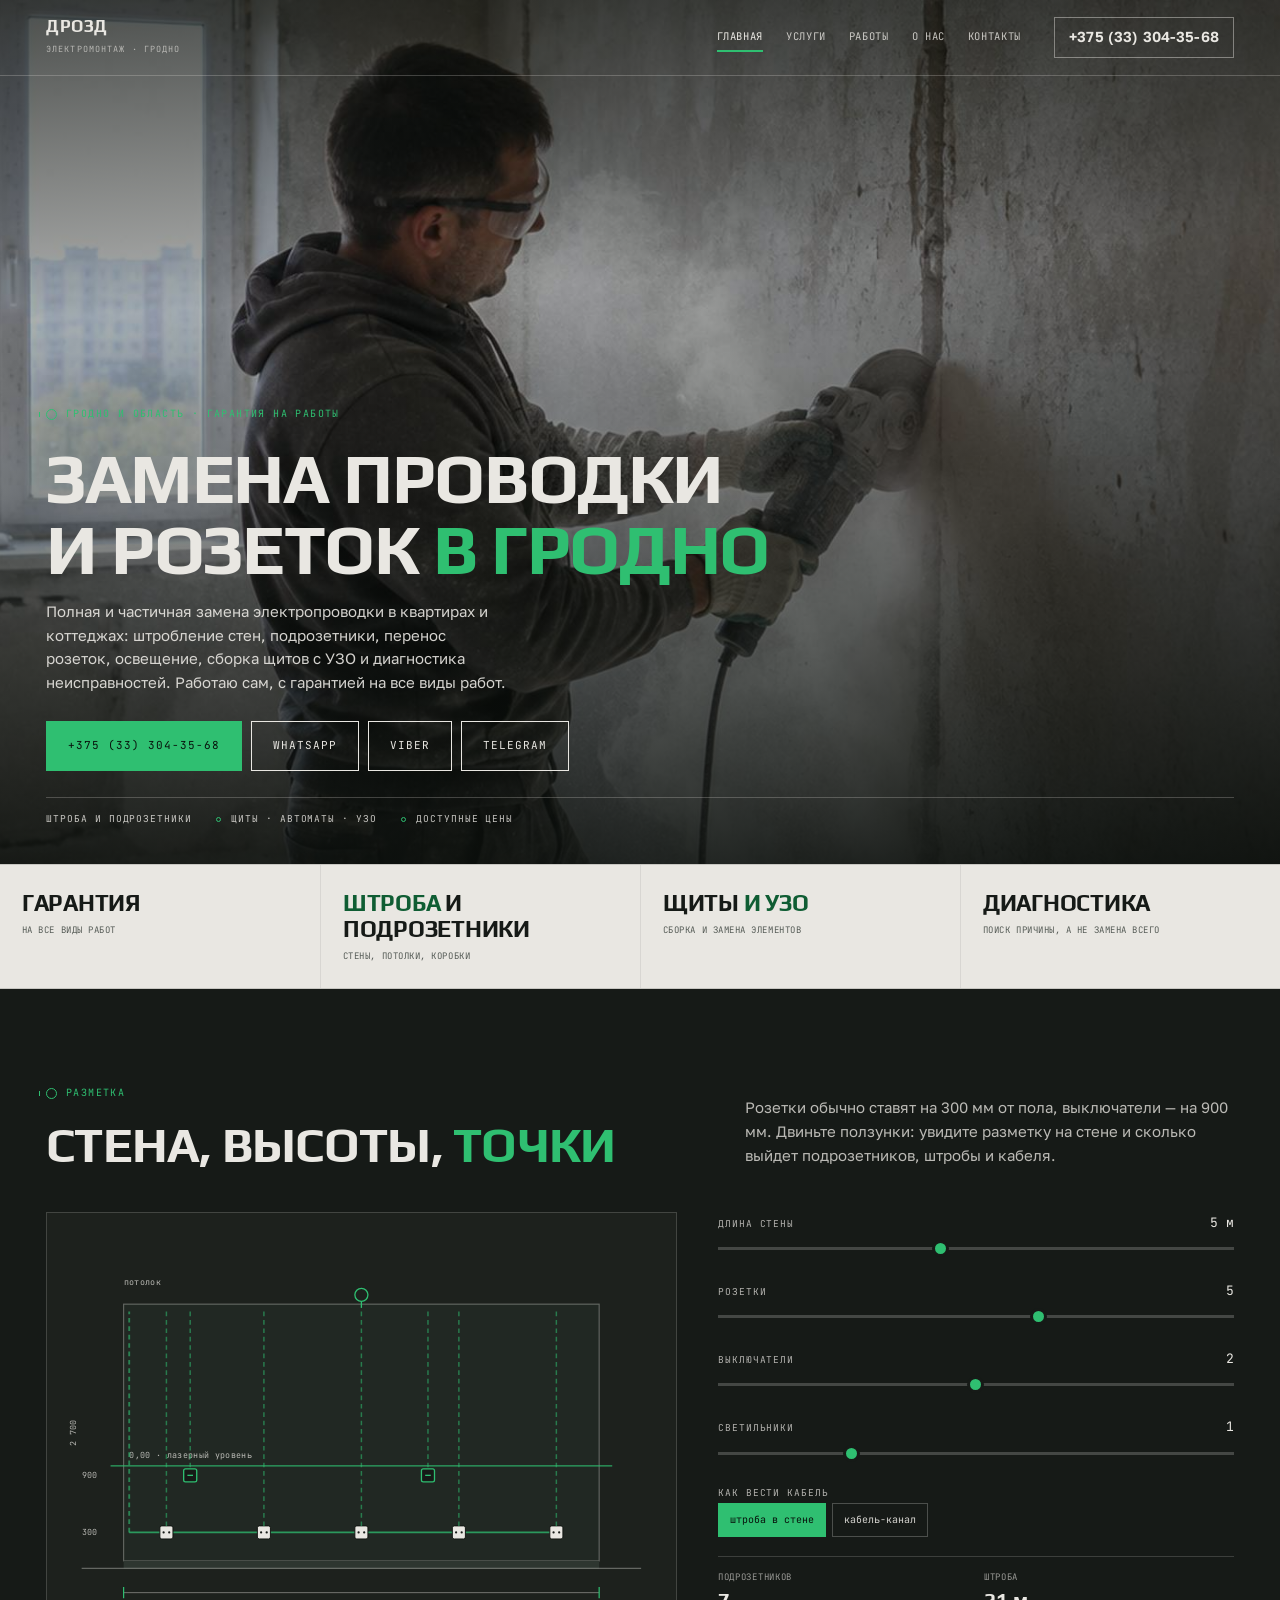
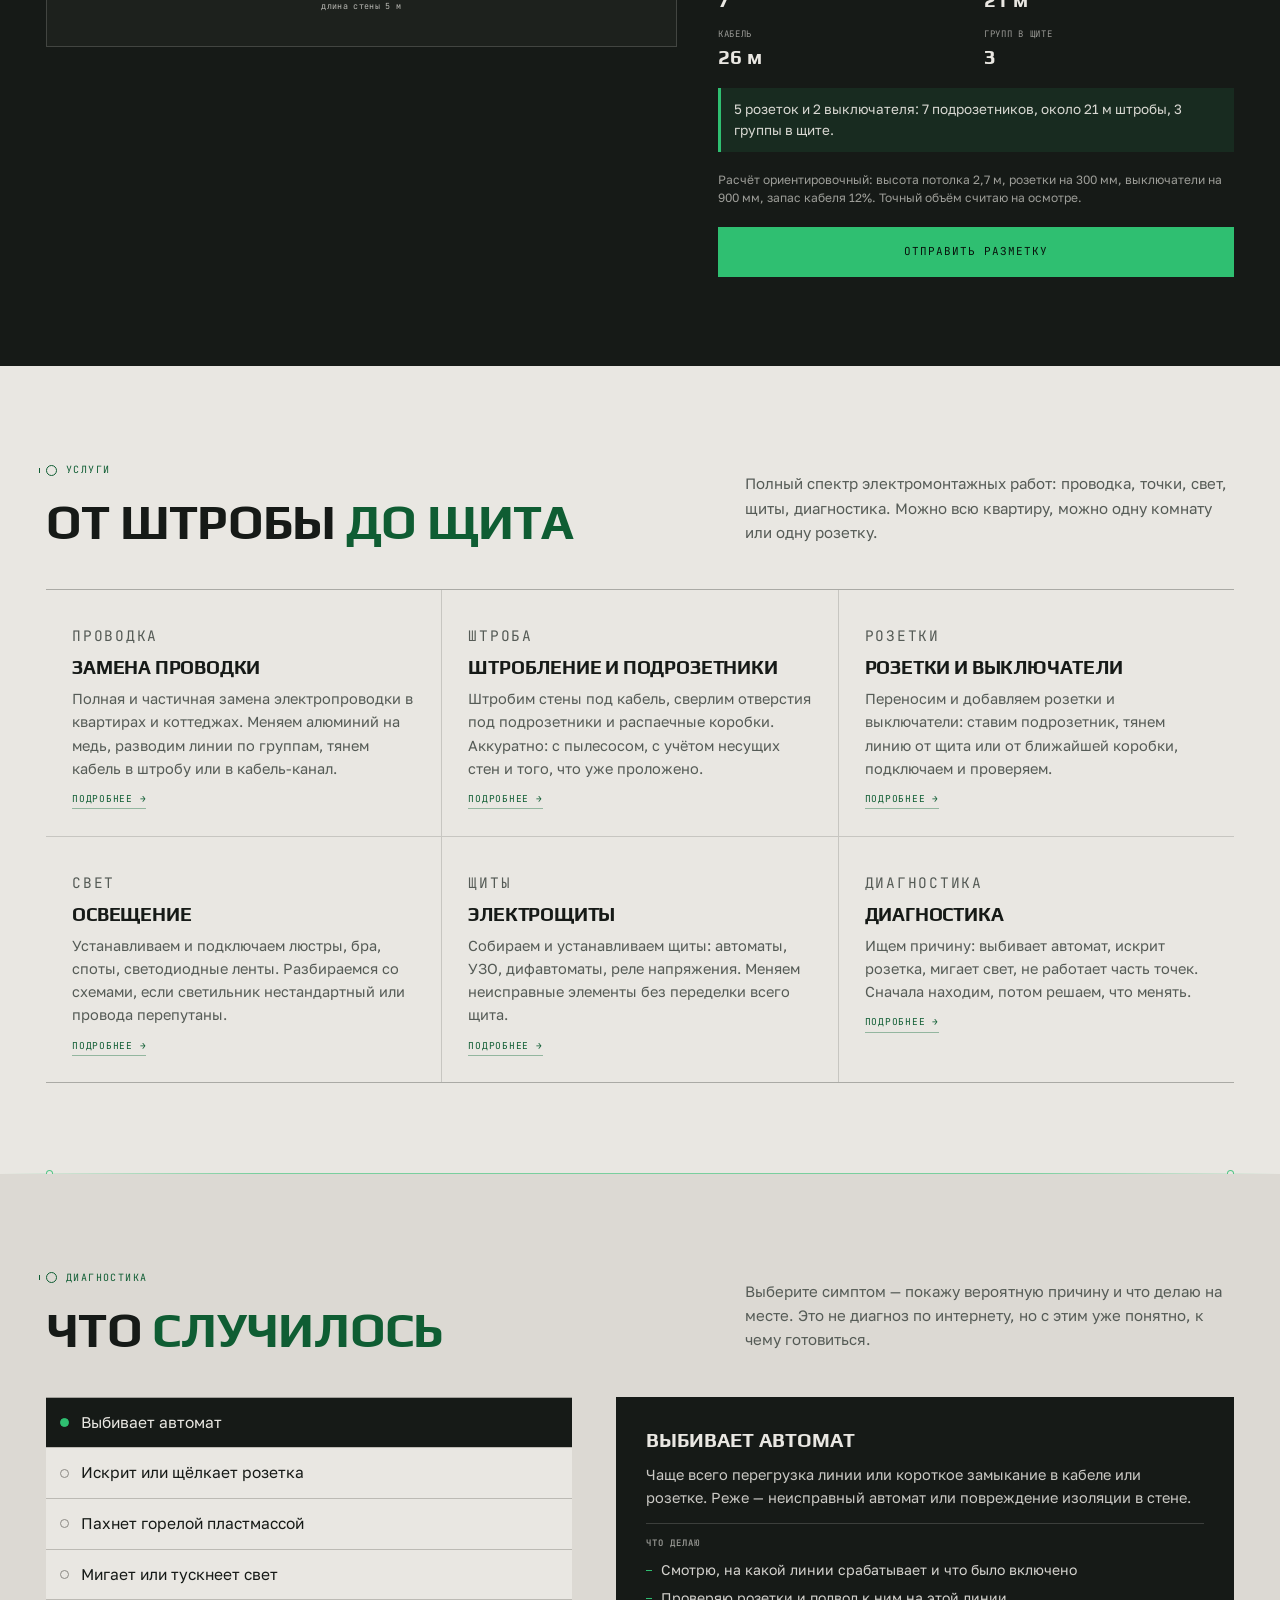
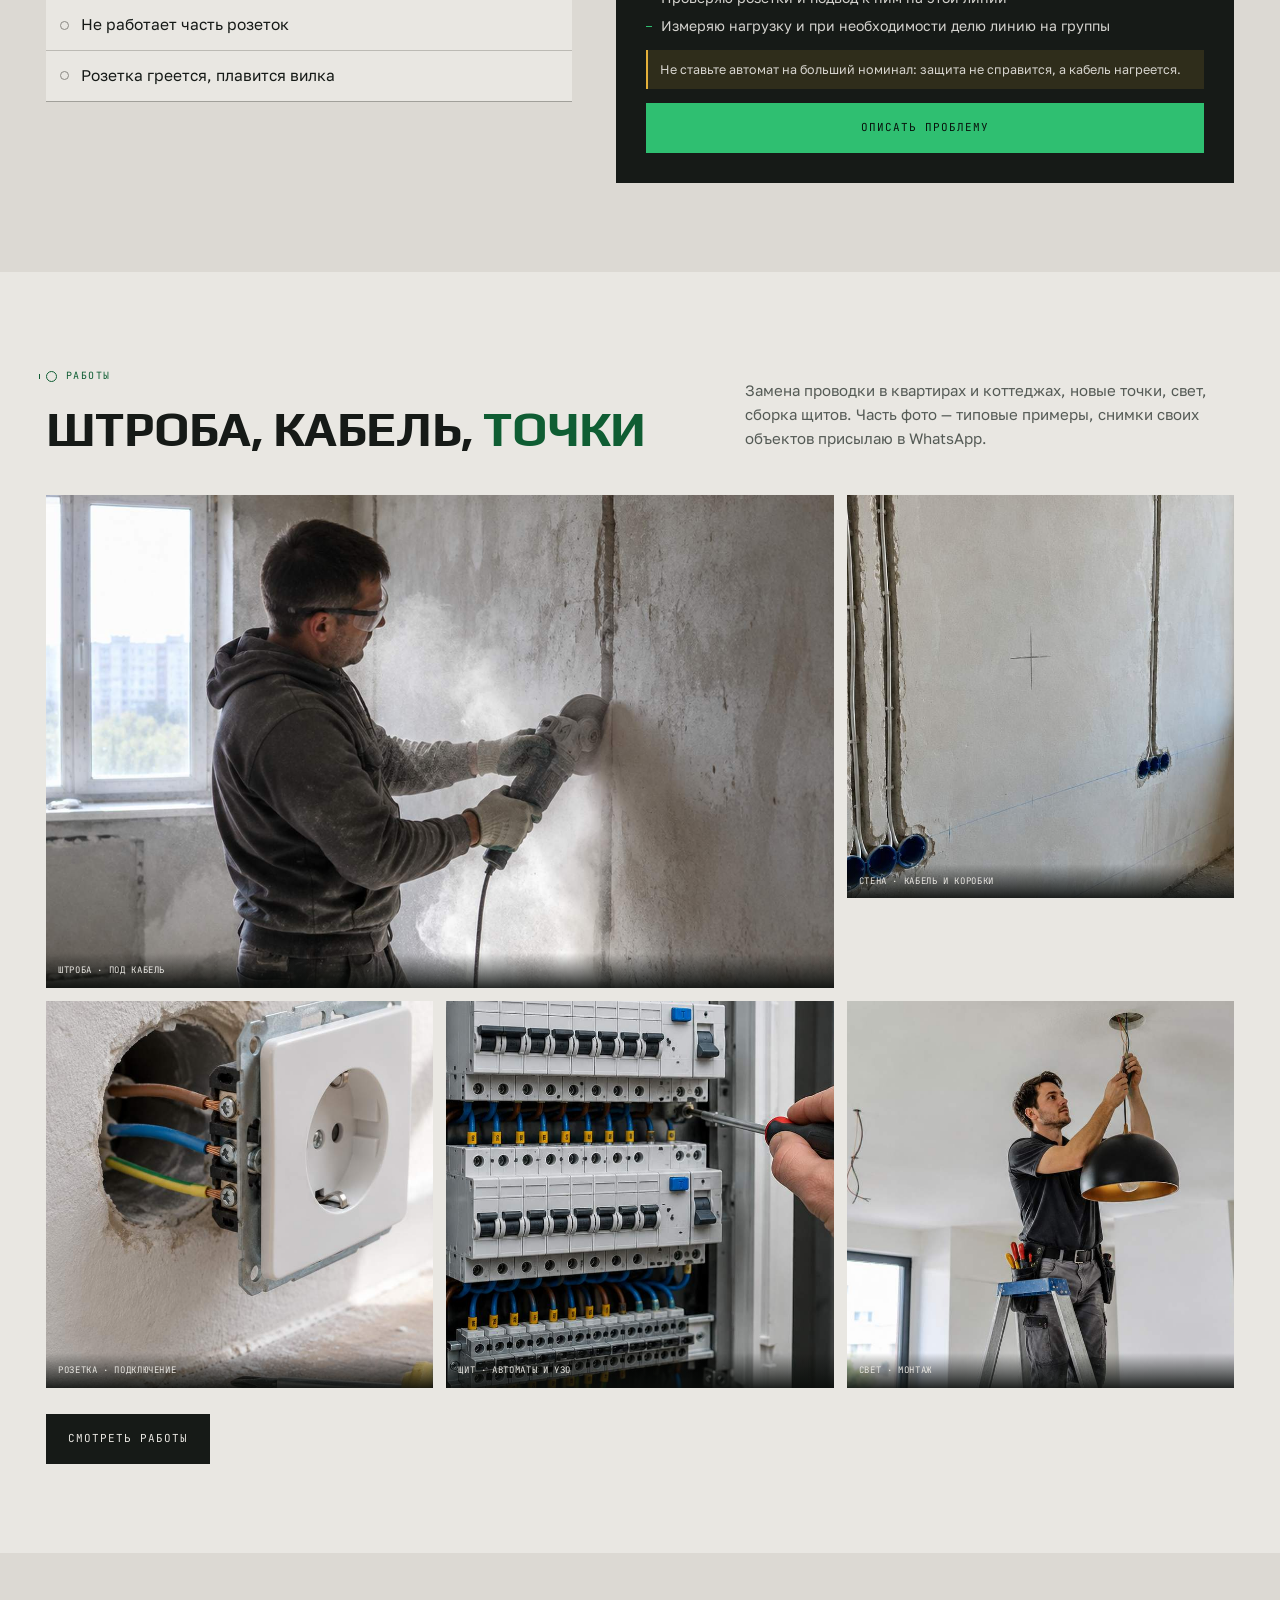
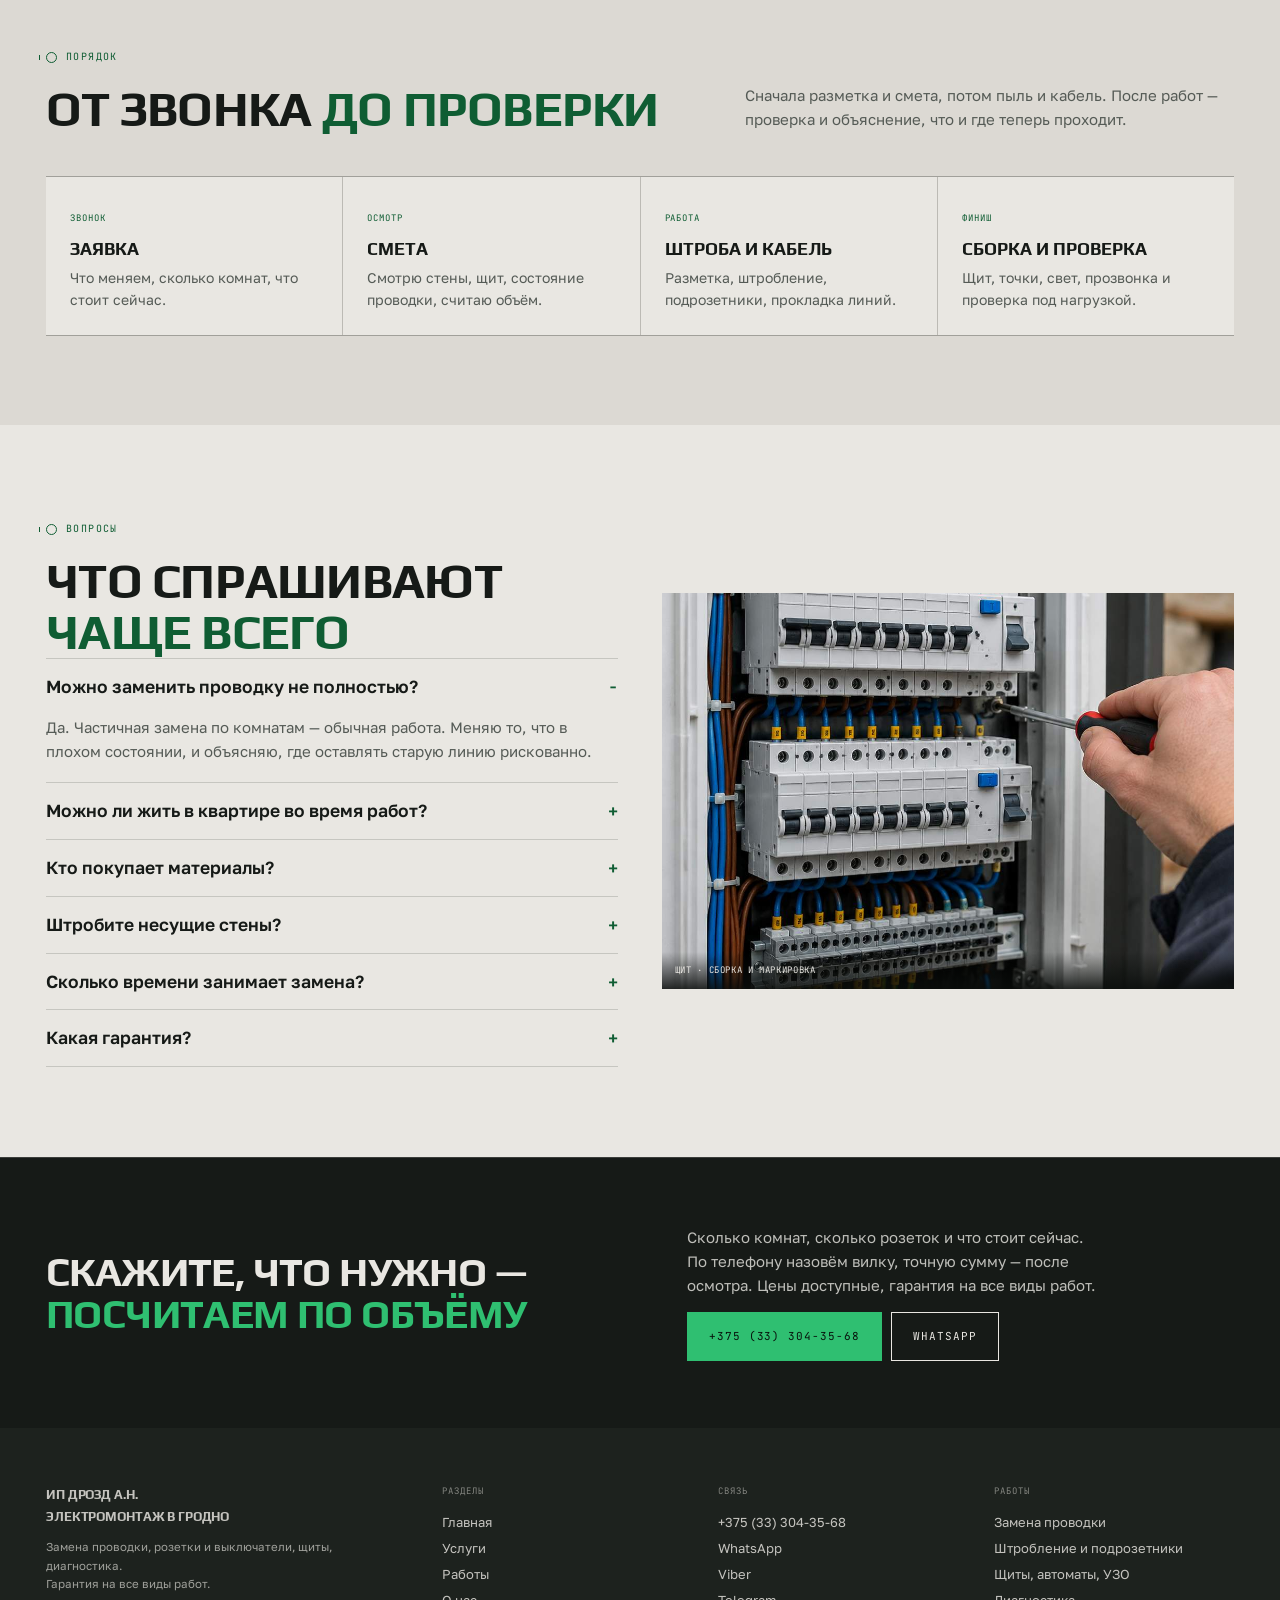
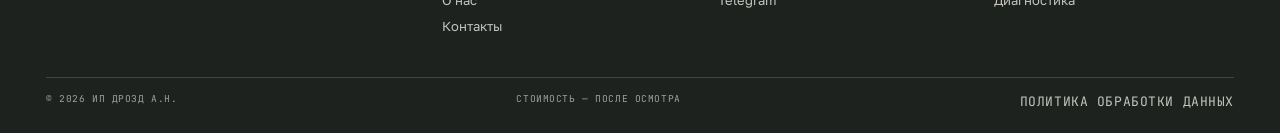
<file: index.html>
<!doctype html>
<html lang="ru">
<head>
<meta charset="utf-8">
<meta name="viewport" content="width=device-width, initial-scale=1">
<title>Замена проводки и розеток в Гродно — ИП Дрозд А.Н.</title>
<meta name="description" content="Полная и частичная замена электропроводки в квартирах и коттеджах, штробление стен и подрозетники, перенос и добавление розеток, освещение, сборка щитов, автоматы и УЗО, диагностика неисправностей. Гродно и область, гарантия на все виды работ.">
<link rel="canonical" href="https://romjjjke.github.io/drozd/index.html">
<meta property="og:type" content="website">
<meta property="og:title" content="Замена проводки и розеток в Гродно — ИП Дрозд А.Н.">
<meta property="og:description" content="Полная и частичная замена электропроводки в квартирах и коттеджах, штробление стен и подрозетники, перенос и добавление розеток, освещение, сборка щитов, автоматы и УЗО, диагностика неисправностей. Гродно и область, гарантия на все виды работ.">
<meta property="og:locale" content="ru_BY">
<meta property="og:url" content="https://romjjjke.github.io/drozd/index.html">
<meta property="og:image" content="https://romjjjke.github.io/drozd/assets/img/hero.jpg">
<meta name="theme-color" content="#161A17">
<link rel="icon" href="favicon.svg" type="image/svg+xml">
<link rel="preconnect" href="https://fonts.googleapis.com">
<link rel="preconnect" href="https://fonts.gstatic.com" crossorigin>
<link href="https://fonts.googleapis.com/css2?family=Play:wght@400;700&family=Golos+Text:wght@400;500;600&family=JetBrains+Mono:wght@400;500&display=swap" rel="stylesheet">
<style>[hidden]{display:none!important}*,*::before,*::after{box-sizing:border-box}
html{-webkit-text-size-adjust:100%;overflow-x:clip}
body{margin:0;background:#E9E7E2;color:#161A17;font:400 17px/1.62 'Golos Text',system-ui,sans-serif;overflow-x:clip}
img{display:block;max-width:100%;height:auto}
a{color:inherit;text-decoration:none}
h1,h2,h3,p,ul,ol,figure,dl,dd{margin:0}ul,ol{padding:0;list-style:none}
button{font:inherit;color:inherit;background:none;border:0;cursor:pointer}
body.is-locked{overflow:hidden}
.wrap{width:100%;max-width:1340px;margin:0 auto;padding:0 clamp(16px,3.6vw,56px)}
.head{position:fixed;inset:0 0 auto;z-index:60;transition:background .25s,box-shadow .25s}
.head__row{display:flex;align-items:center;gap:clamp(12px,2.6vw,38px);height:76px;max-width:1340px;margin:0 auto;padding:0 clamp(16px,3.6vw,56px);border-bottom:1px solid rgba(233,231,226,.24);color:#E9E7E2}
.brand b{font:700 17px/1 'Play',system-ui,sans-serif;letter-spacing:.03em;text-transform:uppercase}
.brand small{display:block;margin-top:4px;font-family:'JetBrains Mono',monospace;font-size:8.5px;letter-spacing:.13em;text-transform:uppercase;opacity:.66}
.head__tel{display:inline-flex;font:600 14.5px/1 'Golos Text',sans-serif;padding:12px 14px;border:1px solid rgba(233,231,226,.44);white-space:nowrap}
.head--solid,.head.is-stuck{background:rgba(233,231,226,.97);box-shadow:0 1px 0 rgba(22,26,23,.16)}
.head--solid .head__row,.head.is-stuck .head__row{border-bottom-color:transparent;color:#161A17}
.head--solid .head__tel,.head.is-stuck .head__tel{border-color:rgba(22,26,23,.16)}
.hero{position:relative;display:flex;flex-direction:column;justify-content:flex-end;min-height:min(96vh,960px);background:#161A17;color:#E9E7E2;overflow:hidden}
.hero__pic{position:absolute;inset:0}.hero__pic img{width:100%;height:100%;object-fit:cover}
.hero__veil{position:absolute;inset:0;background:linear-gradient(176deg,rgba(12,16,13,.74),rgba(12,16,13,.32) 34%,rgba(12,16,13,.55) 62%,rgba(12,16,13,.95))}
.hero__in{position:relative;z-index:2;width:100%;max-width:1340px;margin:0 auto;padding:140px clamp(16px,3.6vw,56px) clamp(20px,3.2vw,38px)}
.hero h1{margin-top:16px;font:700 clamp(1.9rem,.85rem + 4.6vw,4.4rem)/1 'Play',system-ui,sans-serif;text-transform:uppercase;letter-spacing:-.02em}
.btn{display:inline-flex;align-items:center;justify-content:center;padding:15px 21px;border:1px solid currentColor;font-family:'JetBrains Mono',monospace;font-size:11px;letter-spacing:.09em;text-transform:uppercase;cursor:pointer}
.btn--laser{background:#2FBF71;border-color:#2FBF71;color:#08130C}
.btn--ink{background:#161A17;border-color:#161A17;color:#E9E7E2}
.btn--paper{background:#E9E7E2;border-color:#E9E7E2;color:#161A17}
.phead{padding:clamp(38px,5vw,80px) 0 clamp(22px,3.2vw,40px);border-bottom:1px solid rgba(22,26,23,.16)}
.inner{padding-top:76px}
.drawer{position:fixed;inset:0;z-index:90;background:#161A17;color:#E9E7E2;display:flex;flex-direction:column;padding:18px clamp(16px,3.6vw,56px) 24px;overflow-y:auto}
.mobbar{display:none}
.foot{background:#1D221E;color:#E9E7E2;padding:clamp(32px,4.4vw,62px) 0 20px}
@media (max-width:1180px){.nav{display:none}.burger{display:flex}}
@media (max-width:760px){
  body{padding-bottom:calc(66px + env(safe-area-inset-bottom))}
  .head__tel{display:none}
  .mobbar{display:grid;grid-template-columns:repeat(4,minmax(0,1fr));gap:6px;position:fixed;left:0;right:0;bottom:0;z-index:70;background:rgba(22,26,23,.98);border-top:1px solid rgba(233,231,226,.2);padding:8px 10px calc(8px + env(safe-area-inset-bottom))}
  .mobbar__b{display:flex;align-items:center;justify-content:center;min-height:46px;font-family:'JetBrains Mono',monospace;font-size:9px;letter-spacing:.02em;text-transform:uppercase;text-align:center;border:1px solid rgba(233,231,226,.28);color:#E9E7E2}
  .mobbar__b--call{background:#2FBF71;border-color:#2FBF71;color:#08130C}
}</style>
<link rel="stylesheet" href="assets/css/style.v1.css">
<script type="application/ld+json">{"@context": "https://schema.org", "@type": "Electrician", "name": "ИП Дрозд А.Н. — электромонтаж в Гродно", "description": "Полная и частичная замена электропроводки в квартирах и коттеджах, штробление стен, подрозетники, розетки и выключатели, освещение, сборка щитов, диагностика неисправностей. Гродно и Гродненская область.", "telephone": "+375333043568", "url": "https://romjjjke.github.io/drozd/", "image": "https://romjjjke.github.io/drozd/assets/img/hero.jpg", "address": {"@type": "PostalAddress", "addressLocality": "Гродно", "addressRegion": "Гродненская область", "addressCountry": "BY"}, "areaServed": "Гродно и Гродненская область", "priceRange": "по расчёту"}</script>
</head>
<body class="">
<header class="head">
  <div class="head__row">
    <a class="brand" href="index.html"><b>Дрозд</b><small>электромонтаж · Гродно</small></a>
    <nav class="nav" aria-label="Разделы"><a href="index.html" class="nav__cur">Главная</a><a href="uslugi.html">Услуги</a><a href="raboty.html">Работы</a><a href="master.html">О нас</a><a href="kontakty.html">Контакты</a></nav>
    <a class="head__tel" href="tel:+375333043568">+375 (33) 304-35-68</a>
    <button class="burger" id="burger" type="button" aria-expanded="false" aria-controls="drawer" aria-label="Меню"><span></span><span></span><span></span></button>
  </div>
</header>

<section class="hero">
  <div class="hero__pic"><img src="assets/img/hero.jpg" alt="Электромонтажник штробит стену под проводку" fetchpriority="high"></div>
  <div class="hero__veil"></div>
  <div class="hero__in">
    <p class="kick">Гродно и область · гарантия на работы</p>
    <h1><span>Замена проводки</span><span>и розеток <em>в Гродно</em></span></h1>
    <p class="hero__lead">Полная и частичная замена электропроводки в квартирах и коттеджах: штробление стен, подрозетники, перенос розеток, освещение, сборка щитов с УЗО и диагностика неисправностей. Работаю сам, с гарантией на все виды работ.</p>
    <div class="hero__act">
      <a class="btn btn--laser" href="tel:+375333043568">+375 (33) 304-35-68</a>
      <a class="btn btn--ghost" href="https://wa.me/375333043568" target="_blank" rel="noopener">WhatsApp</a>
      <a class="btn btn--ghost" href="viber://chat?number=%2B375333043568">Viber</a>
      <a class="btn btn--ghost" href="https://t.me/+375333043568" target="_blank" rel="noopener">Telegram</a>
    </div>
    <div class="hero__marks">
      <span>штроба и подрозетники</span><span>щиты · автоматы · УЗО</span><span>доступные цены</span>
    </div>
  </div>
</section>

<section class="facts">
  <div><b>гарантия</b><span>на все виды работ</span></div>
  <div><b><i>штроба</i> и подрозетники</b><span>стены, потолки, коробки</span></div>
  <div><b>щиты <i>и УЗО</i></b><span>сборка и замена элементов</span></div>
  <div><b>диагностика</b><span>поиск причины, а не замена всего</span></div>
</section>

<section class="sec sec--ink">
  <div class="wrap">
    <div class="head2">
      <div>
        <p class="kick">Разметка</p>
        <h2 class="h2">Стена, высоты, <em>точки</em></h2>
      </div>
      <p class="lead">Розетки обычно ставят на 300 мм от пола, выключатели — на 900 мм. Двиньте ползунки: увидите разметку на стене и сколько выйдет подрозетников, штробы и кабеля.</p>
    </div>
    <div class="wall">
      <div class="wall__box">
        <svg class="wall__svg" id="wallSvg" viewBox="0 0 640 430" role="img" aria-label="Схема разметки стены: розетки, выключатели, свет"></svg>
      </div>
      <div class="wall__panel">
        <div class="field">
          <div class="field__top"><label for="wLen">Длина стены</label><output id="wLenOut">5 м</output></div>
          <input id="wLen" type="range" min="2" max="9" step="1" value="5">
        </div>
        <div class="field">
          <div class="field__top"><label for="wSock">Розетки</label><output id="wSockOut">5</output></div>
          <input id="wSock" type="range" min="0" max="8" step="1" value="5">
        </div>
        <div class="field">
          <div class="field__top"><label for="wSw">Выключатели</label><output id="wSwOut">2</output></div>
          <input id="wSw" type="range" min="0" max="4" step="1" value="2">
        </div>
        <div class="field">
          <div class="field__top"><label for="wLight">Светильники</label><output id="wLightOut">1</output></div>
          <input id="wLight" type="range" min="0" max="4" step="1" value="1">
        </div>
        <div class="field">
          <div class="field__top"><span>Как вести кабель</span></div>
          <div class="chips" id="routeChips">
            <button class="chip" type="button" data-route="groove" aria-pressed="true">штроба в стене</button>
            <button class="chip" type="button" data-route="channel" aria-pressed="false">кабель-канал</button>
          </div>
        </div>
        <div class="wall__out">
          <div><span>подрозетников</span><b id="o-boxes">7</b></div>
          <div><span id="o-route-label">штроба</span><b id="o-groove">21 м</b></div>
          <div><span>кабель</span><b id="o-cable">24 м</b></div>
          <div><span>групп в щите</span><b id="o-groups">2</b></div>
        </div>
        <p class="wall__verdict" id="o-verdict">5 розеток и 2 выключателя: 7 подрозетников, около 21 м штробы.</p>
        <p class="wall__note">Расчёт ориентировочный: высота потолка 2,7 м, розетки на 300 мм, выключатели на 900 мм, запас кабеля 12%. Точный объём считаю на осмотре.</p>
        <a class="btn btn--laser" id="wall-send" href="https://wa.me/375333043568" target="_blank" rel="noopener">Отправить разметку</a>
      </div>
    </div>
  </div>
</section>

<section class="sec">
  <div class="wrap">
    <div class="head2">
      <div>
        <p class="kick">Услуги</p>
        <h2 class="h2">От штробы <em>до щита</em></h2>
      </div>
      <p class="lead">Полный спектр электромонтажных работ: проводка, точки, свет, щиты, диагностика. Можно всю квартиру, можно одну комнату или одну розетку.</p>
    </div>
    <div class="svc">      <article>
        <p class="svc__tag">проводка</p>
        <h3>Замена проводки</h3>
        <p>Полная и частичная замена электропроводки в квартирах и коттеджах. Меняем алюминий на медь, разводим линии по группам, тянем кабель в штробу или в кабель-канал.</p>
        <a class="svc__more" href="uslugi.html#u1">Подробнее →</a>
      </article>
      <article>
        <p class="svc__tag">штроба</p>
        <h3>Штробление и подрозетники</h3>
        <p>Штробим стены под кабель, сверлим отверстия под подрозетники и распаечные коробки. Аккуратно: с пылесосом, с учётом несущих стен и того, что уже проложено.</p>
        <a class="svc__more" href="uslugi.html#u2">Подробнее →</a>
      </article>
      <article>
        <p class="svc__tag">розетки</p>
        <h3>Розетки и выключатели</h3>
        <p>Переносим и добавляем розетки и выключатели: ставим подрозетник, тянем линию от щита или от ближайшей коробки, подключаем и проверяем.</p>
        <a class="svc__more" href="uslugi.html#u3">Подробнее →</a>
      </article>
      <article>
        <p class="svc__tag">свет</p>
        <h3>Освещение</h3>
        <p>Устанавливаем и подключаем люстры, бра, споты, светодиодные ленты. Разбираемся со схемами, если светильник нестандартный или провода перепутаны.</p>
        <a class="svc__more" href="uslugi.html#u4">Подробнее →</a>
      </article>
      <article>
        <p class="svc__tag">щиты</p>
        <h3>Электрощиты</h3>
        <p>Собираем и устанавливаем щиты: автоматы, УЗО, дифавтоматы, реле напряжения. Меняем неисправные элементы без переделки всего щита.</p>
        <a class="svc__more" href="uslugi.html#u5">Подробнее →</a>
      </article>
      <article>
        <p class="svc__tag">диагностика</p>
        <h3>Диагностика</h3>
        <p>Ищем причину: выбивает автомат, искрит розетка, мигает свет, не работает часть точек. Сначала находим, потом решаем, что менять.</p>
        <a class="svc__more" href="uslugi.html#u6">Подробнее →</a>
      </article></div>
  </div>
</section>

<div class="level"></div>

<section class="sec sec--p2">
  <div class="wrap">
    <div class="head2">
      <div>
        <p class="kick">Диагностика</p>
        <h2 class="h2">Что <em>случилось</em></h2>
      </div>
      <p class="lead">Выберите симптом — покажу вероятную причину и что делаю на месте. Это не диагноз по интернету, но с этим уже понятно, к чему готовиться.</p>
    </div>
    <div class="diag">
      <div class="diag__list" id="diagList">
        <button type="button" data-diag="0" aria-pressed="true">Выбивает автомат</button>
        <button type="button" data-diag="1" aria-pressed="false">Искрит или щёлкает розетка</button>
        <button type="button" data-diag="2" aria-pressed="false">Пахнет горелой пластмассой</button>
        <button type="button" data-diag="3" aria-pressed="false">Мигает или тускнеет свет</button>
        <button type="button" data-diag="4" aria-pressed="false">Не работает часть розеток</button>
        <button type="button" data-diag="5" aria-pressed="false">Розетка греется, плавится вилка</button>
      </div>
      <aside class="diag__card">
        <h3 id="diag-title">Выбивает автомат</h3>
        <p class="diag__cause" id="diag-cause"></p>
        <div class="diag__todo">
          <h4>Что делаю</h4>
          <ul id="diag-todo"></ul>
        </div>
        <p class="diag__warn" id="diag-warn" hidden></p>
        <a class="btn btn--laser" id="diag-send" href="https://wa.me/375333043568" target="_blank" rel="noopener">Описать проблему</a>
      </aside>
    </div>
  </div>
</section>

<section class="sec">
  <div class="wrap">
    <div class="head2">
      <div>
        <p class="kick">Работы</p>
        <h2 class="h2">Штроба, кабель, <em>точки</em></h2>
      </div>
      <p class="lead">Замена проводки в квартирах и коттеджах, новые точки, свет, сборка щитов. Часть фото — типовые примеры, снимки своих объектов присылаю в WhatsApp.</p>
    </div>
    <div class="gal">
      <figure class="g-a rv"><img src="assets/img/hero.jpg" alt="Штробление стены под проводку" loading="lazy"><figcaption>Штроба · под кабель</figcaption></figure>
      <figure class="g-b rv"><img src="assets/img/wall.jpg" alt="Стена с проложенным кабелем и подрозетниками" loading="lazy"><figcaption>Стена · кабель и коробки</figcaption></figure>
      <figure class="g-c rv"><img src="assets/img/socket.jpg" alt="Подключение розетки" loading="lazy"><figcaption>Розетка · подключение</figcaption></figure>
      <figure class="g-d rv"><img src="assets/img/panel.jpg" alt="Собранный электрощит с автоматами и УЗО" loading="lazy"><figcaption>Щит · автоматы и УЗО</figcaption></figure>
      <figure class="g-e rv"><img src="assets/img/light.jpg" alt="Установка светильника на потолке" loading="lazy"><figcaption>Свет · монтаж</figcaption></figure>
    </div>
    <p style="margin-top:clamp(16px,2.4vw,26px)"><a class="btn btn--ink" href="raboty.html">Смотреть работы</a></p>
  </div>
</section>

<section class="sec sec--p2">
  <div class="wrap">
    <div class="head2">
      <div>
        <p class="kick">Порядок</p>
        <h2 class="h2">От звонка <em>до проверки</em></h2>
      </div>
      <p class="lead">Сначала разметка и смета, потом пыль и кабель. После работ — проверка и объяснение, что и где теперь проходит.</p>
    </div>
    <div class="steps">
      <div class="rv"><span>Звонок</span><h3>Заявка</h3><p>Что меняем, сколько комнат, что стоит сейчас.</p></div>
      <div class="rv"><span>Осмотр</span><h3>Смета</h3><p>Смотрю стены, щит, состояние проводки, считаю объём.</p></div>
      <div class="rv"><span>Работа</span><h3>Штроба и кабель</h3><p>Разметка, штробление, подрозетники, прокладка линий.</p></div>
      <div class="rv"><span>Финиш</span><h3>Сборка и проверка</h3><p>Щит, точки, свет, прозвонка и проверка под нагрузкой.</p></div>
    </div>
  </div>
</section>

<section class="sec">
  <div class="wrap split">
    <div>
      <p class="kick">Вопросы</p>
      <h2 class="h2">Что спрашивают <em>чаще всего</em></h2>
      <div class="faq">
        <details open><summary>Можно заменить проводку не полностью?</summary><p>Да. Частичная замена по комнатам — обычная работа. Меняю то, что в плохом состоянии, и объясняю, где оставлять старую линию рискованно.</p></details>
        <details><summary>Можно ли жить в квартире во время работ?</summary><p>При частичной замене — да, если есть где переждать день штробления. Полная замена в пустой квартире проходит быстрее и чище: пыль и кабель по всем комнатам сразу.</p></details>
        <details><summary>Кто покупает материалы?</summary><p>Как удобно: можно купить кабель, подрозетники, розетки и автоматы самому, можно доверить мне — подберу под нагрузку и бюджет. Стоимость материалов обсуждаем до работ.</p></details>
        <details><summary>Штробите несущие стены?</summary><p>В панельных домах есть ограничения по горизонтальным штробам в несущих стенах. Разметку делаю так, чтобы не ослаблять конструкцию: вертикальные участки и обходы, а не длинные горизонтальные каналы.</p></details>
        <details><summary>Сколько времени занимает замена?</summary><p>Зависит от площади и количества точек: одна комната — обычно один-два дня, квартира целиком — от недели. Срок говорю до начала работ, после осмотра.</p></details>
        <details><summary>Какая гарантия?</summary><p>Гарантия на все виды работ. Если после монтажа что-то не работает — приезжаю и разбираюсь, а не отправляю к другому мастеру.</p></details>
      </div>
    </div>
    <figure class="split__pic">
      <img src="assets/img/panel.jpg" alt="Собранный щит с автоматами и УЗО" loading="lazy">
      <figcaption>Щит · сборка и маркировка</figcaption>
    </figure>
  </div>
</section>
<section class="cta">
  <div class="wrap cta__in">
    <h2>Скажите, что нужно — <em>посчитаем по объёму</em></h2>
    <div class="cta__side">
      <p>Сколько комнат, сколько розеток и что стоит сейчас. По телефону назовём вилку, точную сумму — после осмотра. Цены доступные, гарантия на все виды работ.</p>
      <div class="cta__act">
        <a class="btn btn--laser" href="tel:+375333043568">+375 (33) 304-35-68</a>
        <a class="btn btn--ghost" href="https://wa.me/375333043568" target="_blank" rel="noopener">WhatsApp</a>
      </div>
    </div>
  </div>
</section>
<footer class="foot">
  <div class="wrap">
    <div class="foot__grid">
      <div>
        <p class="foot__brand">ИП Дрозд А.Н.<br>электромонтаж в Гродно</p>
        <p class="foot__small">Замена проводки, розетки и выключатели, щиты, диагностика.<br>Гарантия на все виды работ.</p>
      </div>
      <div class="foot__col">
        <div class="foot__h">Разделы</div>
        <a href="index.html">Главная</a><a href="uslugi.html">Услуги</a><a href="raboty.html">Работы</a><a href="master.html">О нас</a><a href="kontakty.html">Контакты</a>
      </div>
      <div class="foot__col">
        <div class="foot__h">Связь</div>
        <a href="tel:+375333043568">+375 (33) 304-35-68</a>
        <a href="https://wa.me/375333043568" target="_blank" rel="noopener">WhatsApp</a>
        <a href="viber://chat?number=%2B375333043568">Viber</a>
        <a href="https://t.me/+375333043568" target="_blank" rel="noopener">Telegram</a>
      </div>
      <div class="foot__col">
        <div class="foot__h">Работы</div>
        <a href="uslugi.html">Замена проводки</a>
        <a href="uslugi.html#u2">Штробление и подрозетники</a>
        <a href="uslugi.html#u5">Щиты, автоматы, УЗО</a>
        <a href="uslugi.html#u6">Диагностика</a>
      </div>
    </div>
    <div class="foot__bottom">
      <span>&copy; 2026 ИП Дрозд А.Н.</span>
      <span>Стоимость — после осмотра</span>
      <a href="politika.html">Политика обработки данных</a>
    </div>
  </div>
</footer>
<div class="drawer" id="drawer" hidden>
  <div class="drawer__top">
    <a class="brand" href="index.html"><b>Дрозд</b><small>электромонтаж · Гродно</small></a>
    <button class="drawer__close" id="drawer-close" type="button" aria-label="Закрыть меню">&times;</button>
  </div>
  <nav class="drawer__nav" aria-label="Мобильная навигация"><a href="index.html">Главная<span>01</span></a><a href="uslugi.html">Услуги<span>02</span></a><a href="raboty.html">Работы<span>03</span></a><a href="master.html">О нас<span>04</span></a><a href="kontakty.html">Контакты<span>05</span></a></nav>
  <div class="drawer__meta">
    <a href="tel:+375333043568">+375 (33) 304-35-68</a>
    <p>Гродно и Гродненская область · гарантия на работы</p>
    <div class="msg">
          <a class="btn btn--laser" href="https://wa.me/375333043568" target="_blank" rel="noopener">WhatsApp</a>
          <a class="btn btn--ghost" href="viber://chat?number=%2B375333043568">Viber</a>
          <a class="btn btn--ghost" href="https://t.me/+375333043568" target="_blank" rel="noopener">Telegram</a>
        </div>
  </div>
</div>
<nav class="mobbar" aria-label="Быстрая связь">
  <a class="mobbar__b mobbar__b--call" href="tel:+375333043568">Позвонить</a>
  <a class="mobbar__b" href="https://wa.me/375333043568" target="_blank" rel="noopener">WhatsApp</a>
  <a class="mobbar__b" href="viber://chat?number=%2B375333043568">Viber</a>
  <a class="mobbar__b" href="https://t.me/+375333043568" target="_blank" rel="noopener">Telegram</a>
</nav>
<script src="assets/js/main.v1.js" defer></script>
</body>
</html>
</file>
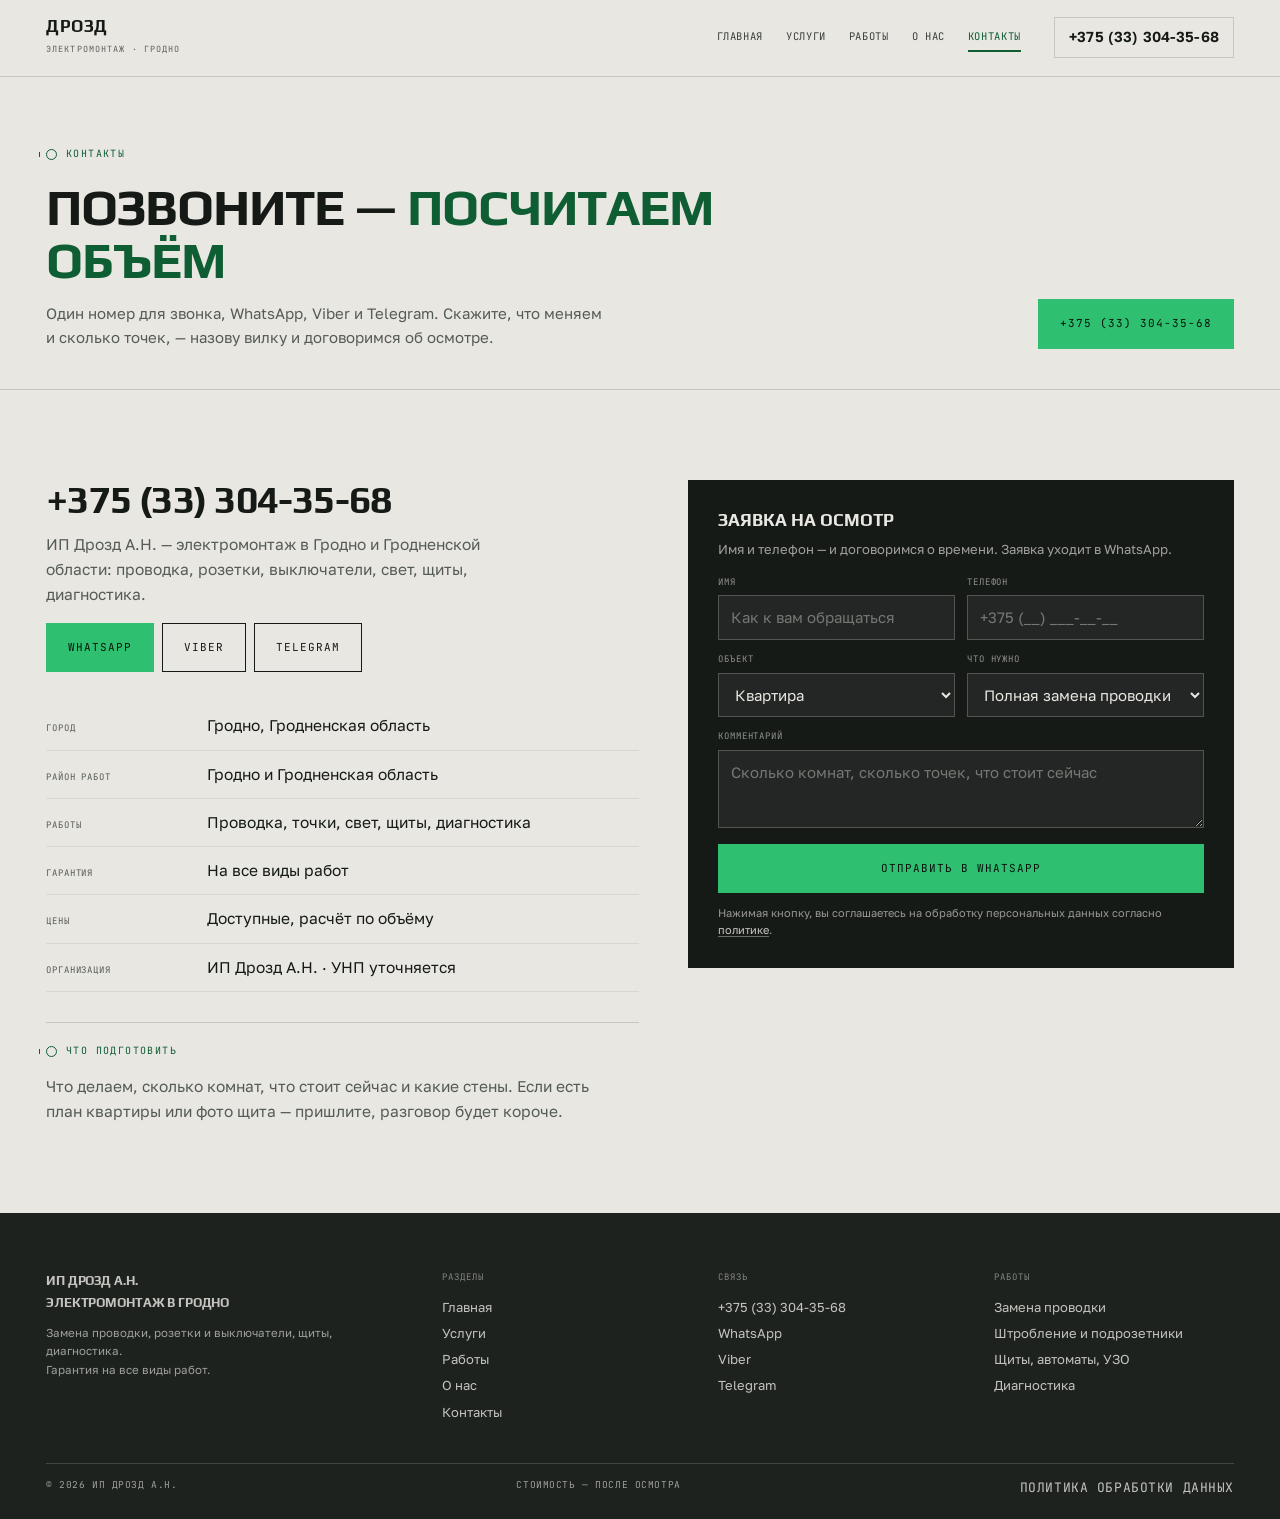
<file: kontakty.html>
<!doctype html>
<html lang="ru">
<head>
<meta charset="utf-8">
<meta name="viewport" content="width=device-width, initial-scale=1">
<title>Контакты: +375 (33) 304-35-68 — электромонтаж, Гродно</title>
<meta name="description" content="Телефон, WhatsApp, Viber и Telegram: +375 (33) 304-35-68. Замена проводки, розетки, выключатели, щиты и диагностика в Гродно и Гродненской области.">
<link rel="canonical" href="https://romjjjke.github.io/drozd/kontakty.html">
<meta property="og:type" content="website">
<meta property="og:title" content="Контакты: +375 (33) 304-35-68 — электромонтаж, Гродно">
<meta property="og:description" content="Телефон, WhatsApp, Viber и Telegram: +375 (33) 304-35-68. Замена проводки, розетки, выключатели, щиты и диагностика в Гродно и Гродненской области.">
<meta property="og:locale" content="ru_BY">
<meta property="og:url" content="https://romjjjke.github.io/drozd/kontakty.html">
<meta property="og:image" content="https://romjjjke.github.io/drozd/assets/img/hero.jpg">
<meta name="theme-color" content="#161A17">
<link rel="icon" href="favicon.svg" type="image/svg+xml">
<link rel="preconnect" href="https://fonts.googleapis.com">
<link rel="preconnect" href="https://fonts.gstatic.com" crossorigin>
<link href="https://fonts.googleapis.com/css2?family=Play:wght@400;700&family=Golos+Text:wght@400;500;600&family=JetBrains+Mono:wght@400;500&display=swap" rel="stylesheet">
<style>[hidden]{display:none!important}*,*::before,*::after{box-sizing:border-box}
html{-webkit-text-size-adjust:100%;overflow-x:clip}
body{margin:0;background:#E9E7E2;color:#161A17;font:400 17px/1.62 'Golos Text',system-ui,sans-serif;overflow-x:clip}
img{display:block;max-width:100%;height:auto}
a{color:inherit;text-decoration:none}
h1,h2,h3,p,ul,ol,figure,dl,dd{margin:0}ul,ol{padding:0;list-style:none}
button{font:inherit;color:inherit;background:none;border:0;cursor:pointer}
body.is-locked{overflow:hidden}
.wrap{width:100%;max-width:1340px;margin:0 auto;padding:0 clamp(16px,3.6vw,56px)}
.head{position:fixed;inset:0 0 auto;z-index:60;transition:background .25s,box-shadow .25s}
.head__row{display:flex;align-items:center;gap:clamp(12px,2.6vw,38px);height:76px;max-width:1340px;margin:0 auto;padding:0 clamp(16px,3.6vw,56px);border-bottom:1px solid rgba(233,231,226,.24);color:#E9E7E2}
.brand b{font:700 17px/1 'Play',system-ui,sans-serif;letter-spacing:.03em;text-transform:uppercase}
.brand small{display:block;margin-top:4px;font-family:'JetBrains Mono',monospace;font-size:8.5px;letter-spacing:.13em;text-transform:uppercase;opacity:.66}
.head__tel{display:inline-flex;font:600 14.5px/1 'Golos Text',sans-serif;padding:12px 14px;border:1px solid rgba(233,231,226,.44);white-space:nowrap}
.head--solid,.head.is-stuck{background:rgba(233,231,226,.97);box-shadow:0 1px 0 rgba(22,26,23,.16)}
.head--solid .head__row,.head.is-stuck .head__row{border-bottom-color:transparent;color:#161A17}
.head--solid .head__tel,.head.is-stuck .head__tel{border-color:rgba(22,26,23,.16)}
.hero{position:relative;display:flex;flex-direction:column;justify-content:flex-end;min-height:min(96vh,960px);background:#161A17;color:#E9E7E2;overflow:hidden}
.hero__pic{position:absolute;inset:0}.hero__pic img{width:100%;height:100%;object-fit:cover}
.hero__veil{position:absolute;inset:0;background:linear-gradient(176deg,rgba(12,16,13,.74),rgba(12,16,13,.32) 34%,rgba(12,16,13,.55) 62%,rgba(12,16,13,.95))}
.hero__in{position:relative;z-index:2;width:100%;max-width:1340px;margin:0 auto;padding:140px clamp(16px,3.6vw,56px) clamp(20px,3.2vw,38px)}
.hero h1{margin-top:16px;font:700 clamp(1.9rem,.85rem + 4.6vw,4.4rem)/1 'Play',system-ui,sans-serif;text-transform:uppercase;letter-spacing:-.02em}
.btn{display:inline-flex;align-items:center;justify-content:center;padding:15px 21px;border:1px solid currentColor;font-family:'JetBrains Mono',monospace;font-size:11px;letter-spacing:.09em;text-transform:uppercase;cursor:pointer}
.btn--laser{background:#2FBF71;border-color:#2FBF71;color:#08130C}
.btn--ink{background:#161A17;border-color:#161A17;color:#E9E7E2}
.btn--paper{background:#E9E7E2;border-color:#E9E7E2;color:#161A17}
.phead{padding:clamp(38px,5vw,80px) 0 clamp(22px,3.2vw,40px);border-bottom:1px solid rgba(22,26,23,.16)}
.inner{padding-top:76px}
.drawer{position:fixed;inset:0;z-index:90;background:#161A17;color:#E9E7E2;display:flex;flex-direction:column;padding:18px clamp(16px,3.6vw,56px) 24px;overflow-y:auto}
.mobbar{display:none}
.foot{background:#1D221E;color:#E9E7E2;padding:clamp(32px,4.4vw,62px) 0 20px}
@media (max-width:1180px){.nav{display:none}.burger{display:flex}}
@media (max-width:760px){
  body{padding-bottom:calc(66px + env(safe-area-inset-bottom))}
  .head__tel{display:none}
  .mobbar{display:grid;grid-template-columns:repeat(4,minmax(0,1fr));gap:6px;position:fixed;left:0;right:0;bottom:0;z-index:70;background:rgba(22,26,23,.98);border-top:1px solid rgba(233,231,226,.2);padding:8px 10px calc(8px + env(safe-area-inset-bottom))}
  .mobbar__b{display:flex;align-items:center;justify-content:center;min-height:46px;font-family:'JetBrains Mono',monospace;font-size:9px;letter-spacing:.02em;text-transform:uppercase;text-align:center;border:1px solid rgba(233,231,226,.28);color:#E9E7E2}
  .mobbar__b--call{background:#2FBF71;border-color:#2FBF71;color:#08130C}
}</style>
<link rel="stylesheet" href="assets/css/style.v1.css">
<script type="application/ld+json">{"@context": "https://schema.org", "@type": "Electrician", "name": "ИП Дрозд А.Н. — электромонтаж в Гродно", "description": "Полная и частичная замена электропроводки в квартирах и коттеджах, штробление стен, подрозетники, розетки и выключатели, освещение, сборка щитов, диагностика неисправностей. Гродно и Гродненская область.", "telephone": "+375333043568", "url": "https://romjjjke.github.io/drozd/", "image": "https://romjjjke.github.io/drozd/assets/img/hero.jpg", "address": {"@type": "PostalAddress", "addressLocality": "Гродно", "addressRegion": "Гродненская область", "addressCountry": "BY"}, "areaServed": "Гродно и Гродненская область", "priceRange": "по расчёту"}</script>
</head>
<body class="inner">
<header class="head head--solid">
  <div class="head__row">
    <a class="brand" href="index.html"><b>Дрозд</b><small>электромонтаж · Гродно</small></a>
    <nav class="nav" aria-label="Разделы"><a href="index.html">Главная</a><a href="uslugi.html">Услуги</a><a href="raboty.html">Работы</a><a href="master.html">О нас</a><a href="kontakty.html" class="nav__cur">Контакты</a></nav>
    <a class="head__tel" href="tel:+375333043568">+375 (33) 304-35-68</a>
    <button class="burger" id="burger" type="button" aria-expanded="false" aria-controls="drawer" aria-label="Меню"><span></span><span></span><span></span></button>
  </div>
</header>

<section class="phead">
  <div class="wrap">
    <p class="kick">Контакты</p>
    <div class="phead__row">
      <div>
        <h1>Позвоните — <em>посчитаем объём</em></h1>
        <p class="phead__lead">Один номер для звонка, WhatsApp, Viber и Telegram. Скажите, что меняем и сколько точек, — назову вилку и договоримся об осмотре.</p>
      </div>
      <div class="phead__act"><a class="btn btn--laser" href="tel:+375333043568">+375 (33) 304-35-68</a></div>
    </div>
  </div>
</section>

<section class="sec">
  <div class="wrap contacts">
    <div>
      <a class="telbig" href="tel:+375333043568">+375 (33) 304-35-68</a>
      <p style="margin-top:12px;font-size:15.5px;line-height:1.6;color:var(--mute);max-width:48ch">ИП Дрозд А.Н. — электромонтаж в Гродно и Гродненской области: проводка, розетки, выключатели, свет, щиты, диагностика.</p>
      <div style="margin-top:16px">
        <div class="msg">
          <a class="btn btn--laser" href="https://wa.me/375333043568" target="_blank" rel="noopener">WhatsApp</a>
          <a class="btn btn--ghost" href="viber://chat?number=%2B375333043568">Viber</a>
          <a class="btn btn--ghost" href="https://t.me/+375333043568" target="_blank" rel="noopener">Telegram</a>
        </div>
      </div>
      <dl style="margin-top:clamp(18px,2.8vw,30px)">
        <div class="crow"><dt>Город</dt><dd>Гродно, Гродненская область</dd></div>
        <div class="crow"><dt>Район работ</dt><dd>Гродно и Гродненская область</dd></div>
        <div class="crow"><dt>Работы</dt><dd>Проводка, точки, свет, щиты, диагностика</dd></div>
        <div class="crow"><dt>Гарантия</dt><dd>На все виды работ</dd></div>
        <div class="crow"><dt>Цены</dt><dd>Доступные, расчёт по объёму</dd></div>
        <div class="crow"><dt>Организация</dt><dd>ИП Дрозд А.Н. · УНП уточняется</dd></div>
      </dl>
      <div style="margin-top:clamp(18px,2.8vw,30px);border-top:1px solid var(--line);padding-top:14px">
        <p class="kick">Что подготовить</p>
        <p style="margin-top:9px;font-size:15.5px;line-height:1.62;color:var(--mute);max-width:58ch">Что делаем, сколько комнат, что стоит сейчас и какие стены. Если есть план квартиры или фото щита — пришлите, разговор будет короче.</p>
      </div>
    </div>
    <form class="form" id="lead" novalidate>
      <h3>Заявка на осмотр</h3>
      <p class="form__sub">Имя и телефон — и договоримся о времени. Заявка уходит в WhatsApp.</p>
      <div class="form__grid">
        <label class="form__f"><span>Имя</span><input id="f-name" name="name" type="text" placeholder="Как к вам обращаться" autocomplete="name"></label>
        <label class="form__f"><span>Телефон</span><input id="f-phone" name="phone" type="tel" placeholder="+375 (__) ___-__-__" autocomplete="tel"></label>
        <label class="form__f"><span>Объект</span>
          <select id="f-obj" name="obj">
            <option>Квартира</option>
            <option>Коттедж или дом</option>
            <option>Офис или коммерция</option>
          </select>
        </label>
        <label class="form__f"><span>Что нужно</span>
          <select id="f-what" name="what">
            <option>Полная замена проводки</option>
            <option>Частичная замена</option>
            <option>Розетки и выключатели</option>
            <option>Освещение</option>
            <option>Щит, автоматы, УЗО</option>
            <option>Диагностика неисправности</option>
          </select>
        </label>
        <label class="form__f form__f--full"><span>Комментарий</span><textarea id="f-note" name="note" placeholder="Сколько комнат, сколько точек, что стоит сейчас"></textarea></label>
        <button class="btn btn--laser form__btn" type="submit">Отправить в WhatsApp</button>
        <p class="form__ok" hidden></p>
        <p class="form__note">Нажимая кнопку, вы соглашаетесь на обработку персональных данных согласно <a href="politika.html">политике</a>.</p>
      </div>
    </form>
  </div>
</section>
<footer class="foot">
  <div class="wrap">
    <div class="foot__grid">
      <div>
        <p class="foot__brand">ИП Дрозд А.Н.<br>электромонтаж в Гродно</p>
        <p class="foot__small">Замена проводки, розетки и выключатели, щиты, диагностика.<br>Гарантия на все виды работ.</p>
      </div>
      <div class="foot__col">
        <div class="foot__h">Разделы</div>
        <a href="index.html">Главная</a><a href="uslugi.html">Услуги</a><a href="raboty.html">Работы</a><a href="master.html">О нас</a><a href="kontakty.html">Контакты</a>
      </div>
      <div class="foot__col">
        <div class="foot__h">Связь</div>
        <a href="tel:+375333043568">+375 (33) 304-35-68</a>
        <a href="https://wa.me/375333043568" target="_blank" rel="noopener">WhatsApp</a>
        <a href="viber://chat?number=%2B375333043568">Viber</a>
        <a href="https://t.me/+375333043568" target="_blank" rel="noopener">Telegram</a>
      </div>
      <div class="foot__col">
        <div class="foot__h">Работы</div>
        <a href="uslugi.html">Замена проводки</a>
        <a href="uslugi.html#u2">Штробление и подрозетники</a>
        <a href="uslugi.html#u5">Щиты, автоматы, УЗО</a>
        <a href="uslugi.html#u6">Диагностика</a>
      </div>
    </div>
    <div class="foot__bottom">
      <span>&copy; 2026 ИП Дрозд А.Н.</span>
      <span>Стоимость — после осмотра</span>
      <a href="politika.html">Политика обработки данных</a>
    </div>
  </div>
</footer>
<div class="drawer" id="drawer" hidden>
  <div class="drawer__top">
    <a class="brand" href="index.html"><b>Дрозд</b><small>электромонтаж · Гродно</small></a>
    <button class="drawer__close" id="drawer-close" type="button" aria-label="Закрыть меню">&times;</button>
  </div>
  <nav class="drawer__nav" aria-label="Мобильная навигация"><a href="index.html">Главная<span>01</span></a><a href="uslugi.html">Услуги<span>02</span></a><a href="raboty.html">Работы<span>03</span></a><a href="master.html">О нас<span>04</span></a><a href="kontakty.html">Контакты<span>05</span></a></nav>
  <div class="drawer__meta">
    <a href="tel:+375333043568">+375 (33) 304-35-68</a>
    <p>Гродно и Гродненская область · гарантия на работы</p>
    <div class="msg">
          <a class="btn btn--laser" href="https://wa.me/375333043568" target="_blank" rel="noopener">WhatsApp</a>
          <a class="btn btn--ghost" href="viber://chat?number=%2B375333043568">Viber</a>
          <a class="btn btn--ghost" href="https://t.me/+375333043568" target="_blank" rel="noopener">Telegram</a>
        </div>
  </div>
</div>
<nav class="mobbar" aria-label="Быстрая связь">
  <a class="mobbar__b mobbar__b--call" href="tel:+375333043568">Позвонить</a>
  <a class="mobbar__b" href="https://wa.me/375333043568" target="_blank" rel="noopener">WhatsApp</a>
  <a class="mobbar__b" href="viber://chat?number=%2B375333043568">Viber</a>
  <a class="mobbar__b" href="https://t.me/+375333043568" target="_blank" rel="noopener">Telegram</a>
</nav>
<script src="assets/js/main.v1.js" defer></script>
</body>
</html>
</file>
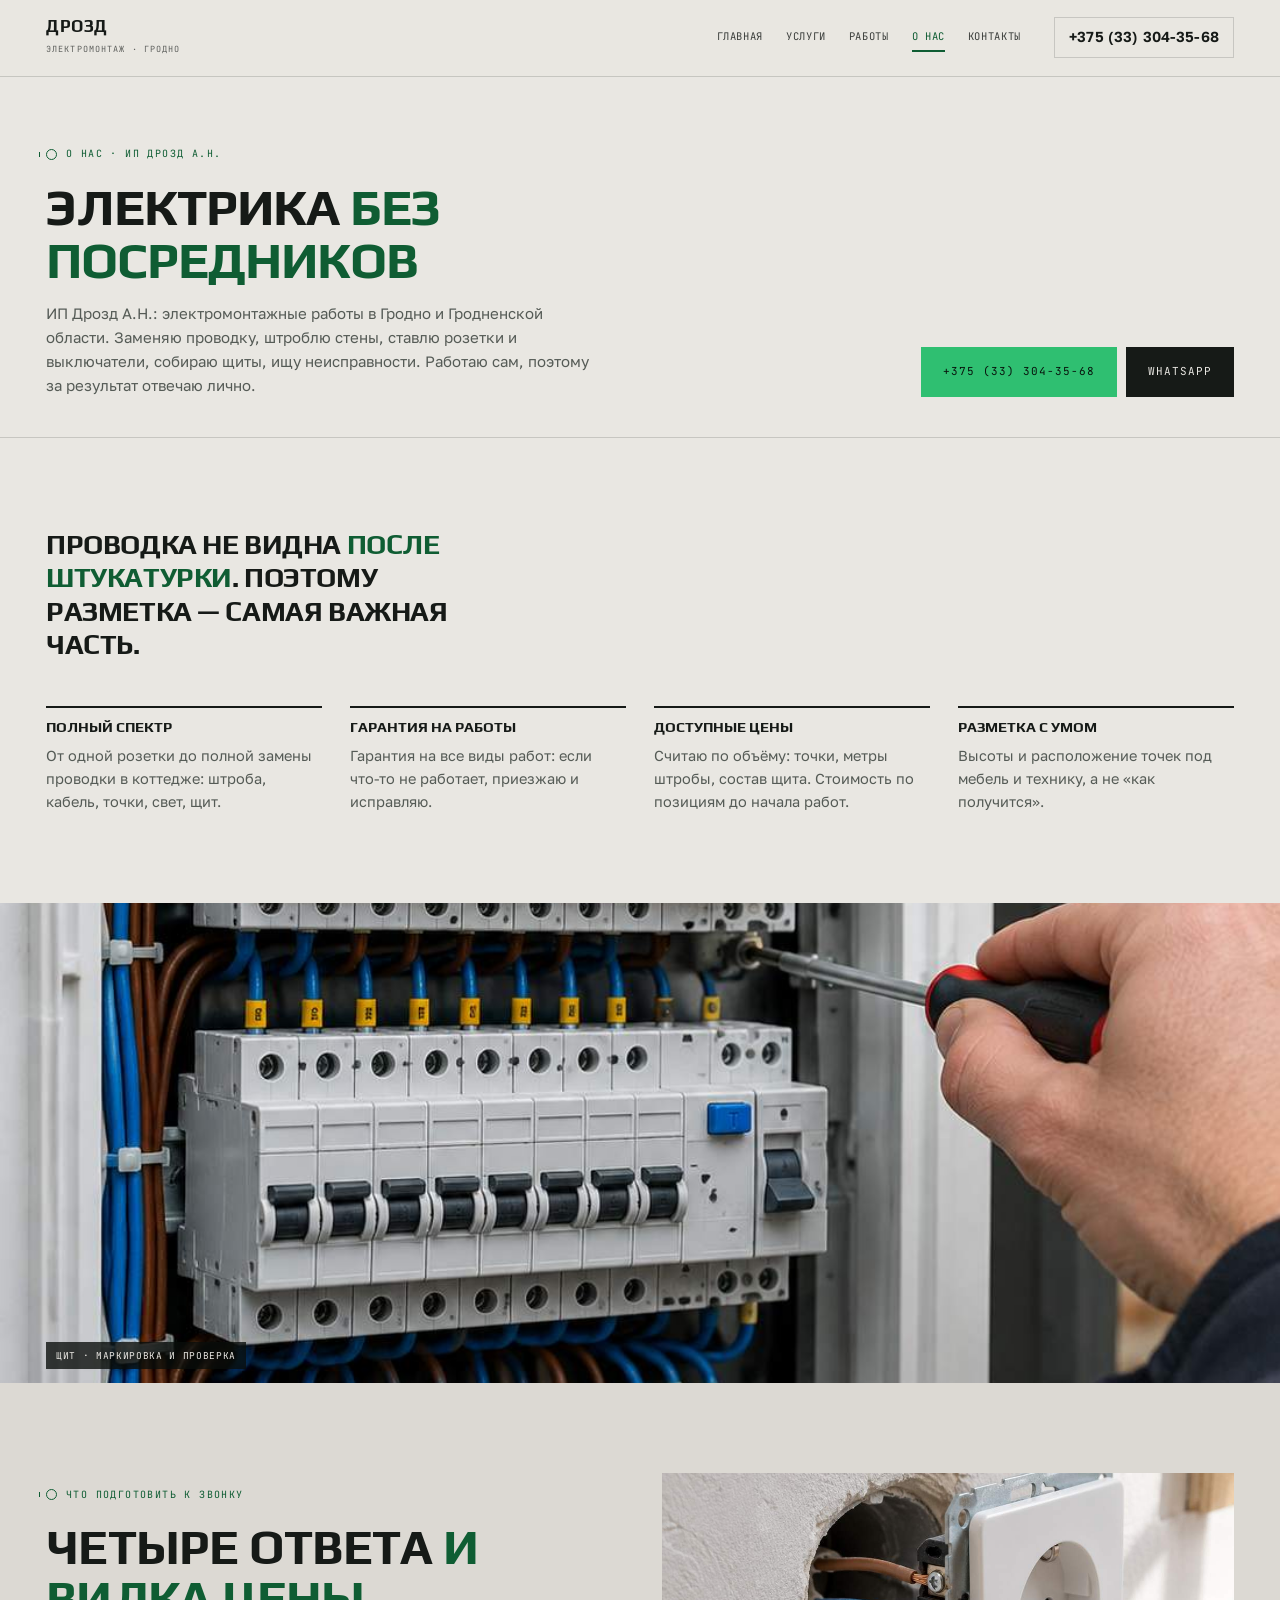
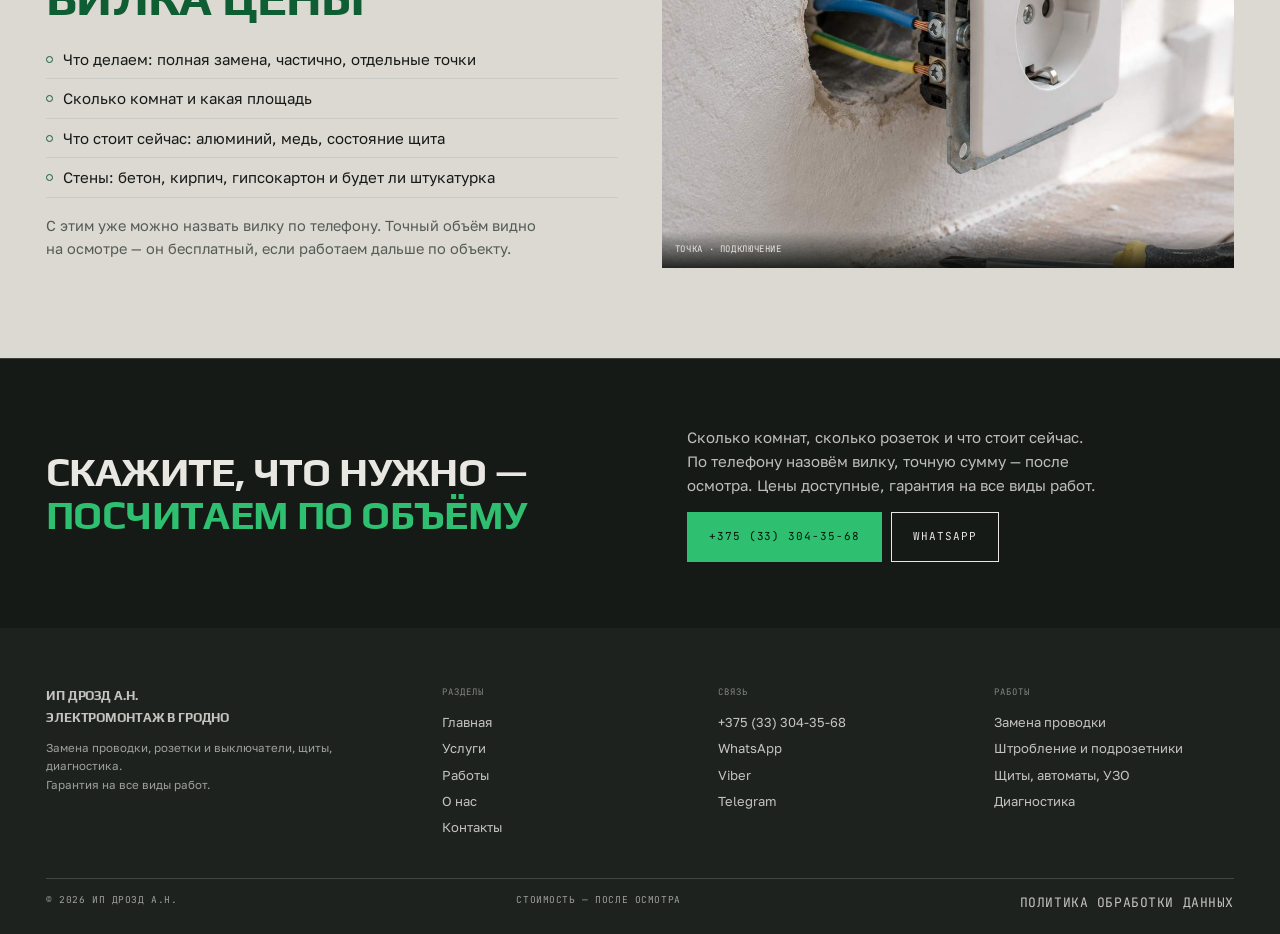
<file: master.html>
<!doctype html>
<html lang="ru">
<head>
<meta charset="utf-8">
<meta name="viewport" content="width=device-width, initial-scale=1">
<title>О нас: ИП Дрозд А.Н., электромонтаж в Гродно</title>
<meta name="description" content="ИП Дрозд А.Н.: электромонтажные работы в Гродно и области. Замена проводки, розетки и выключатели, свет, щиты, диагностика. Работа лично, гарантия на все виды работ, доступные цены.">
<link rel="canonical" href="https://romjjjke.github.io/drozd/master.html">
<meta property="og:type" content="website">
<meta property="og:title" content="О нас: ИП Дрозд А.Н., электромонтаж в Гродно">
<meta property="og:description" content="ИП Дрозд А.Н.: электромонтажные работы в Гродно и области. Замена проводки, розетки и выключатели, свет, щиты, диагностика. Работа лично, гарантия на все виды работ, доступные цены.">
<meta property="og:locale" content="ru_BY">
<meta property="og:url" content="https://romjjjke.github.io/drozd/master.html">
<meta property="og:image" content="https://romjjjke.github.io/drozd/assets/img/hero.jpg">
<meta name="theme-color" content="#161A17">
<link rel="icon" href="favicon.svg" type="image/svg+xml">
<link rel="preconnect" href="https://fonts.googleapis.com">
<link rel="preconnect" href="https://fonts.gstatic.com" crossorigin>
<link href="https://fonts.googleapis.com/css2?family=Play:wght@400;700&family=Golos+Text:wght@400;500;600&family=JetBrains+Mono:wght@400;500&display=swap" rel="stylesheet">
<style>[hidden]{display:none!important}*,*::before,*::after{box-sizing:border-box}
html{-webkit-text-size-adjust:100%;overflow-x:clip}
body{margin:0;background:#E9E7E2;color:#161A17;font:400 17px/1.62 'Golos Text',system-ui,sans-serif;overflow-x:clip}
img{display:block;max-width:100%;height:auto}
a{color:inherit;text-decoration:none}
h1,h2,h3,p,ul,ol,figure,dl,dd{margin:0}ul,ol{padding:0;list-style:none}
button{font:inherit;color:inherit;background:none;border:0;cursor:pointer}
body.is-locked{overflow:hidden}
.wrap{width:100%;max-width:1340px;margin:0 auto;padding:0 clamp(16px,3.6vw,56px)}
.head{position:fixed;inset:0 0 auto;z-index:60;transition:background .25s,box-shadow .25s}
.head__row{display:flex;align-items:center;gap:clamp(12px,2.6vw,38px);height:76px;max-width:1340px;margin:0 auto;padding:0 clamp(16px,3.6vw,56px);border-bottom:1px solid rgba(233,231,226,.24);color:#E9E7E2}
.brand b{font:700 17px/1 'Play',system-ui,sans-serif;letter-spacing:.03em;text-transform:uppercase}
.brand small{display:block;margin-top:4px;font-family:'JetBrains Mono',monospace;font-size:8.5px;letter-spacing:.13em;text-transform:uppercase;opacity:.66}
.head__tel{display:inline-flex;font:600 14.5px/1 'Golos Text',sans-serif;padding:12px 14px;border:1px solid rgba(233,231,226,.44);white-space:nowrap}
.head--solid,.head.is-stuck{background:rgba(233,231,226,.97);box-shadow:0 1px 0 rgba(22,26,23,.16)}
.head--solid .head__row,.head.is-stuck .head__row{border-bottom-color:transparent;color:#161A17}
.head--solid .head__tel,.head.is-stuck .head__tel{border-color:rgba(22,26,23,.16)}
.hero{position:relative;display:flex;flex-direction:column;justify-content:flex-end;min-height:min(96vh,960px);background:#161A17;color:#E9E7E2;overflow:hidden}
.hero__pic{position:absolute;inset:0}.hero__pic img{width:100%;height:100%;object-fit:cover}
.hero__veil{position:absolute;inset:0;background:linear-gradient(176deg,rgba(12,16,13,.74),rgba(12,16,13,.32) 34%,rgba(12,16,13,.55) 62%,rgba(12,16,13,.95))}
.hero__in{position:relative;z-index:2;width:100%;max-width:1340px;margin:0 auto;padding:140px clamp(16px,3.6vw,56px) clamp(20px,3.2vw,38px)}
.hero h1{margin-top:16px;font:700 clamp(1.9rem,.85rem + 4.6vw,4.4rem)/1 'Play',system-ui,sans-serif;text-transform:uppercase;letter-spacing:-.02em}
.btn{display:inline-flex;align-items:center;justify-content:center;padding:15px 21px;border:1px solid currentColor;font-family:'JetBrains Mono',monospace;font-size:11px;letter-spacing:.09em;text-transform:uppercase;cursor:pointer}
.btn--laser{background:#2FBF71;border-color:#2FBF71;color:#08130C}
.btn--ink{background:#161A17;border-color:#161A17;color:#E9E7E2}
.btn--paper{background:#E9E7E2;border-color:#E9E7E2;color:#161A17}
.phead{padding:clamp(38px,5vw,80px) 0 clamp(22px,3.2vw,40px);border-bottom:1px solid rgba(22,26,23,.16)}
.inner{padding-top:76px}
.drawer{position:fixed;inset:0;z-index:90;background:#161A17;color:#E9E7E2;display:flex;flex-direction:column;padding:18px clamp(16px,3.6vw,56px) 24px;overflow-y:auto}
.mobbar{display:none}
.foot{background:#1D221E;color:#E9E7E2;padding:clamp(32px,4.4vw,62px) 0 20px}
@media (max-width:1180px){.nav{display:none}.burger{display:flex}}
@media (max-width:760px){
  body{padding-bottom:calc(66px + env(safe-area-inset-bottom))}
  .head__tel{display:none}
  .mobbar{display:grid;grid-template-columns:repeat(4,minmax(0,1fr));gap:6px;position:fixed;left:0;right:0;bottom:0;z-index:70;background:rgba(22,26,23,.98);border-top:1px solid rgba(233,231,226,.2);padding:8px 10px calc(8px + env(safe-area-inset-bottom))}
  .mobbar__b{display:flex;align-items:center;justify-content:center;min-height:46px;font-family:'JetBrains Mono',monospace;font-size:9px;letter-spacing:.02em;text-transform:uppercase;text-align:center;border:1px solid rgba(233,231,226,.28);color:#E9E7E2}
  .mobbar__b--call{background:#2FBF71;border-color:#2FBF71;color:#08130C}
}</style>
<link rel="stylesheet" href="assets/css/style.v1.css">
<script type="application/ld+json">{"@context": "https://schema.org", "@type": "Electrician", "name": "ИП Дрозд А.Н. — электромонтаж в Гродно", "description": "Полная и частичная замена электропроводки в квартирах и коттеджах, штробление стен, подрозетники, розетки и выключатели, освещение, сборка щитов, диагностика неисправностей. Гродно и Гродненская область.", "telephone": "+375333043568", "url": "https://romjjjke.github.io/drozd/", "image": "https://romjjjke.github.io/drozd/assets/img/hero.jpg", "address": {"@type": "PostalAddress", "addressLocality": "Гродно", "addressRegion": "Гродненская область", "addressCountry": "BY"}, "areaServed": "Гродно и Гродненская область", "priceRange": "по расчёту"}</script>
</head>
<body class="inner">
<header class="head head--solid">
  <div class="head__row">
    <a class="brand" href="index.html"><b>Дрозд</b><small>электромонтаж · Гродно</small></a>
    <nav class="nav" aria-label="Разделы"><a href="index.html">Главная</a><a href="uslugi.html">Услуги</a><a href="raboty.html">Работы</a><a href="master.html" class="nav__cur">О нас</a><a href="kontakty.html">Контакты</a></nav>
    <a class="head__tel" href="tel:+375333043568">+375 (33) 304-35-68</a>
    <button class="burger" id="burger" type="button" aria-expanded="false" aria-controls="drawer" aria-label="Меню"><span></span><span></span><span></span></button>
  </div>
</header>

<section class="phead">
  <div class="wrap">
    <p class="kick">О нас · ИП Дрозд А.Н.</p>
    <div class="phead__row">
      <div>
        <h1>Электрика <em>без посредников</em></h1>
        <p class="phead__lead">ИП Дрозд А.Н.: электромонтажные работы в Гродно и Гродненской области. Заменяю проводку, штроблю стены, ставлю розетки и выключатели, собираю щиты, ищу неисправности. Работаю сам, поэтому за результат отвечаю лично.</p>
      </div>
      <div class="phead__act">
        <a class="btn btn--laser" href="tel:+375333043568">+375 (33) 304-35-68</a>
        <a class="btn btn--ink" href="https://wa.me/375333043568" target="_blank" rel="noopener">WhatsApp</a>
      </div>
    </div>
  </div>
</section>

<section class="sec">
  <div class="wrap">
    <p class="quote">Проводка не видна <em>после штукатурки</em>. Поэтому разметка — самая важная часть.</p>
    <div class="manifest">
      <div class="rv"><h3>Полный спектр</h3><p>От одной розетки до полной замены проводки в коттедже: штроба, кабель, точки, свет, щит.</p></div>
      <div class="rv"><h3>Гарантия на работы</h3><p>Гарантия на все виды работ: если что-то не работает, приезжаю и исправляю.</p></div>
      <div class="rv"><h3>Доступные цены</h3><p>Считаю по объёму: точки, метры штробы, состав щита. Стоимость по позициям до начала работ.</p></div>
      <div class="rv"><h3>Разметка с умом</h3><p>Высоты и расположение точек под мебель и технику, а не «как получится».</p></div>
    </div>
  </div>
</section>

<div class="band">
  <img src="assets/img/panel.jpg" alt="Электрощит с УЗО и автоматами" loading="lazy">
  <span class="band__cap">Щит · маркировка и проверка</span>
</div>

<section class="sec sec--p2">
  <div class="wrap split">
    <div>
      <p class="kick">Что подготовить к звонку</p>
      <h2 class="h2">Четыре ответа <em>и вилка цены</em></h2>
      <ul class="list" style="grid-template-columns:1fr">
        <li>Что делаем: полная замена, частично, отдельные точки</li>
        <li>Сколько комнат и какая площадь</li>
        <li>Что стоит сейчас: алюминий, медь, состояние щита</li>
        <li>Стены: бетон, кирпич, гипсокартон и будет ли штукатурка</li>
      </ul>
      <p style="margin-top:16px;font-size:14.5px;line-height:1.6;color:var(--mute);max-width:56ch">С этим уже можно назвать вилку по телефону. Точный объём видно на осмотре — он бесплатный, если работаем дальше по объекту.</p>
    </div>
    <figure class="split__pic">
      <img src="assets/img/socket.jpg" alt="Установка розетки" loading="lazy">
      <figcaption>Точка · подключение</figcaption>
    </figure>
  </div>
</section>
<section class="cta">
  <div class="wrap cta__in">
    <h2>Скажите, что нужно — <em>посчитаем по объёму</em></h2>
    <div class="cta__side">
      <p>Сколько комнат, сколько розеток и что стоит сейчас. По телефону назовём вилку, точную сумму — после осмотра. Цены доступные, гарантия на все виды работ.</p>
      <div class="cta__act">
        <a class="btn btn--laser" href="tel:+375333043568">+375 (33) 304-35-68</a>
        <a class="btn btn--ghost" href="https://wa.me/375333043568" target="_blank" rel="noopener">WhatsApp</a>
      </div>
    </div>
  </div>
</section>
<footer class="foot">
  <div class="wrap">
    <div class="foot__grid">
      <div>
        <p class="foot__brand">ИП Дрозд А.Н.<br>электромонтаж в Гродно</p>
        <p class="foot__small">Замена проводки, розетки и выключатели, щиты, диагностика.<br>Гарантия на все виды работ.</p>
      </div>
      <div class="foot__col">
        <div class="foot__h">Разделы</div>
        <a href="index.html">Главная</a><a href="uslugi.html">Услуги</a><a href="raboty.html">Работы</a><a href="master.html">О нас</a><a href="kontakty.html">Контакты</a>
      </div>
      <div class="foot__col">
        <div class="foot__h">Связь</div>
        <a href="tel:+375333043568">+375 (33) 304-35-68</a>
        <a href="https://wa.me/375333043568" target="_blank" rel="noopener">WhatsApp</a>
        <a href="viber://chat?number=%2B375333043568">Viber</a>
        <a href="https://t.me/+375333043568" target="_blank" rel="noopener">Telegram</a>
      </div>
      <div class="foot__col">
        <div class="foot__h">Работы</div>
        <a href="uslugi.html">Замена проводки</a>
        <a href="uslugi.html#u2">Штробление и подрозетники</a>
        <a href="uslugi.html#u5">Щиты, автоматы, УЗО</a>
        <a href="uslugi.html#u6">Диагностика</a>
      </div>
    </div>
    <div class="foot__bottom">
      <span>&copy; 2026 ИП Дрозд А.Н.</span>
      <span>Стоимость — после осмотра</span>
      <a href="politika.html">Политика обработки данных</a>
    </div>
  </div>
</footer>
<div class="drawer" id="drawer" hidden>
  <div class="drawer__top">
    <a class="brand" href="index.html"><b>Дрозд</b><small>электромонтаж · Гродно</small></a>
    <button class="drawer__close" id="drawer-close" type="button" aria-label="Закрыть меню">&times;</button>
  </div>
  <nav class="drawer__nav" aria-label="Мобильная навигация"><a href="index.html">Главная<span>01</span></a><a href="uslugi.html">Услуги<span>02</span></a><a href="raboty.html">Работы<span>03</span></a><a href="master.html">О нас<span>04</span></a><a href="kontakty.html">Контакты<span>05</span></a></nav>
  <div class="drawer__meta">
    <a href="tel:+375333043568">+375 (33) 304-35-68</a>
    <p>Гродно и Гродненская область · гарантия на работы</p>
    <div class="msg">
          <a class="btn btn--laser" href="https://wa.me/375333043568" target="_blank" rel="noopener">WhatsApp</a>
          <a class="btn btn--ghost" href="viber://chat?number=%2B375333043568">Viber</a>
          <a class="btn btn--ghost" href="https://t.me/+375333043568" target="_blank" rel="noopener">Telegram</a>
        </div>
  </div>
</div>
<nav class="mobbar" aria-label="Быстрая связь">
  <a class="mobbar__b mobbar__b--call" href="tel:+375333043568">Позвонить</a>
  <a class="mobbar__b" href="https://wa.me/375333043568" target="_blank" rel="noopener">WhatsApp</a>
  <a class="mobbar__b" href="viber://chat?number=%2B375333043568">Viber</a>
  <a class="mobbar__b" href="https://t.me/+375333043568" target="_blank" rel="noopener">Telegram</a>
</nav>
<script src="assets/js/main.v1.js" defer></script>
</body>
</html>
</file>
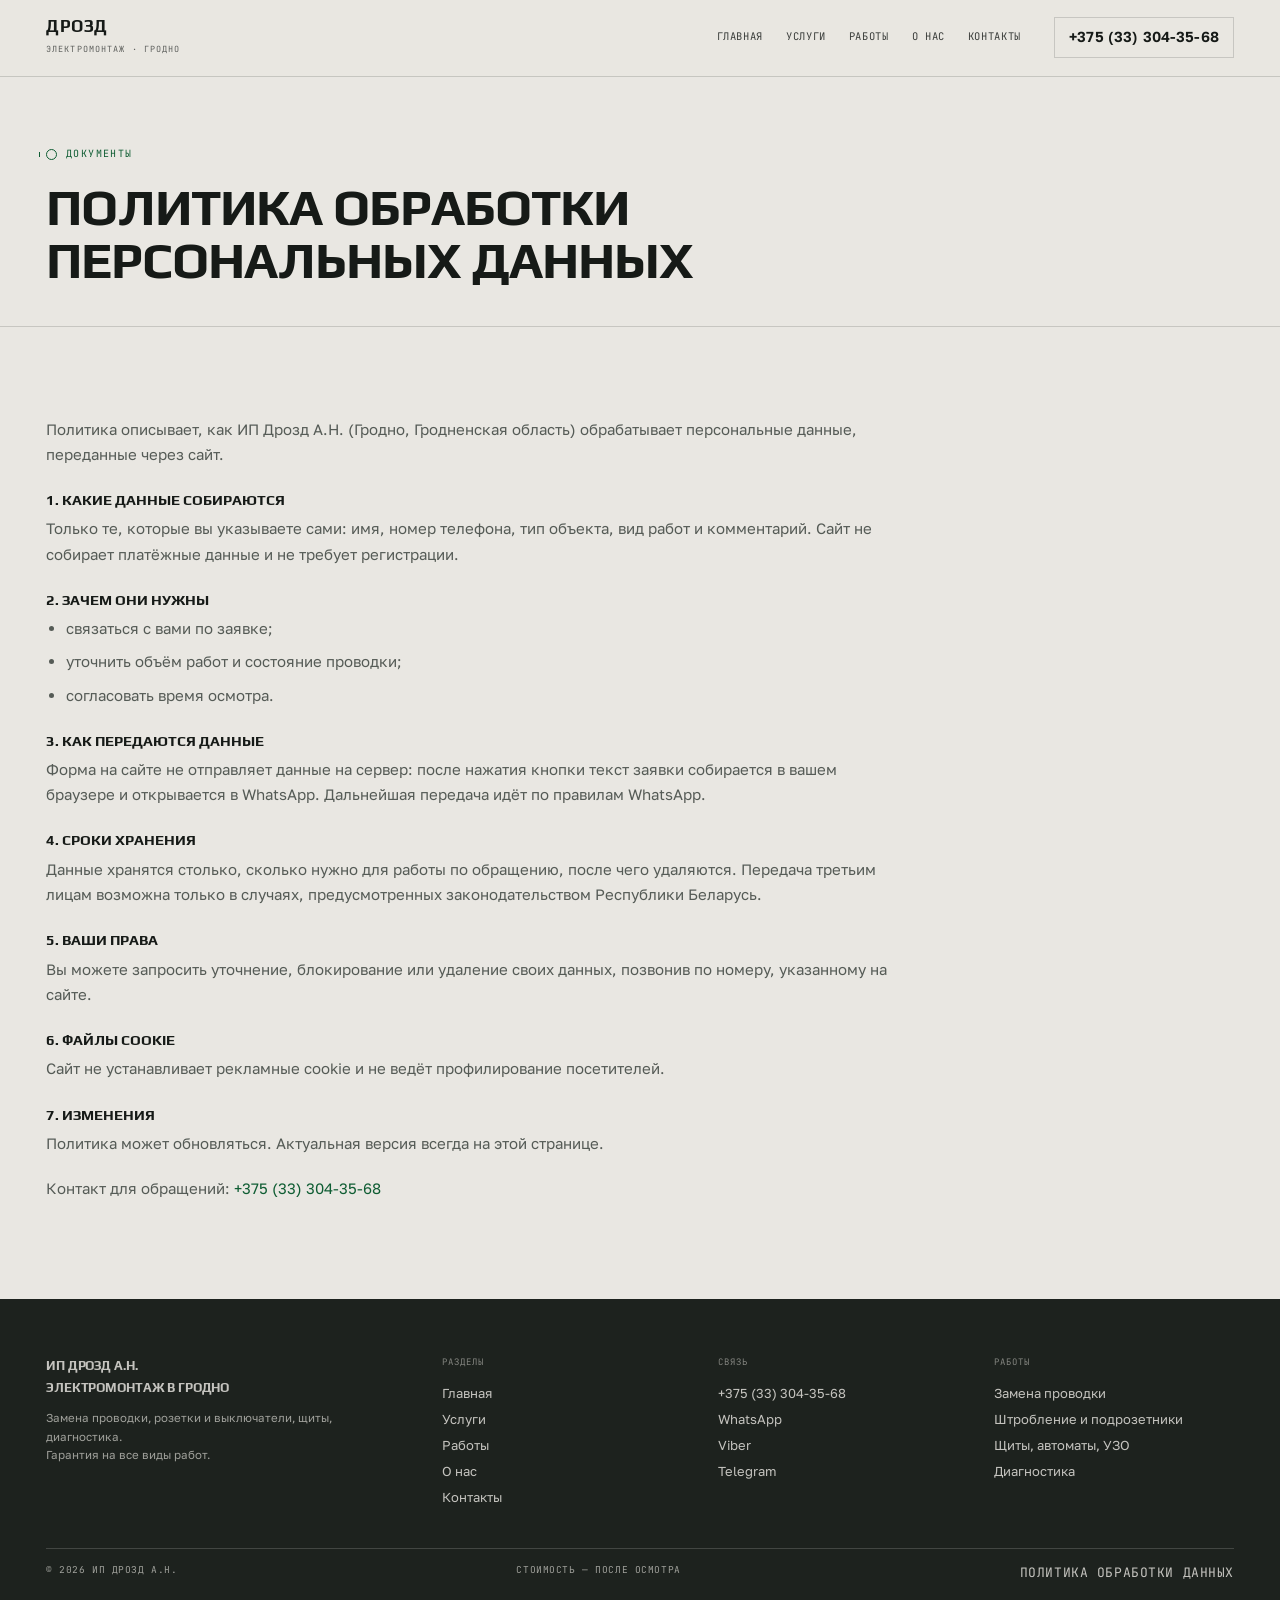
<file: politika.html>
<!doctype html>
<html lang="ru">
<head>
<meta charset="utf-8">
<meta name="viewport" content="width=device-width, initial-scale=1">
<title>Политика обработки персональных данных — ИП Дрозд А.Н.</title>
<meta name="description" content="Как обрабатываются персональные данные посетителей сайта: какие данные собираются, зачем, как передаются и как их удалить.">
<link rel="canonical" href="https://romjjjke.github.io/drozd/politika.html">
<meta property="og:type" content="website">
<meta property="og:title" content="Политика обработки персональных данных — ИП Дрозд А.Н.">
<meta property="og:description" content="Как обрабатываются персональные данные посетителей сайта: какие данные собираются, зачем, как передаются и как их удалить.">
<meta property="og:locale" content="ru_BY">
<meta property="og:url" content="https://romjjjke.github.io/drozd/politika.html">
<meta property="og:image" content="https://romjjjke.github.io/drozd/assets/img/hero.jpg">
<meta name="theme-color" content="#161A17">
<link rel="icon" href="favicon.svg" type="image/svg+xml">
<link rel="preconnect" href="https://fonts.googleapis.com">
<link rel="preconnect" href="https://fonts.gstatic.com" crossorigin>
<link href="https://fonts.googleapis.com/css2?family=Play:wght@400;700&family=Golos+Text:wght@400;500;600&family=JetBrains+Mono:wght@400;500&display=swap" rel="stylesheet">
<style>[hidden]{display:none!important}*,*::before,*::after{box-sizing:border-box}
html{-webkit-text-size-adjust:100%;overflow-x:clip}
body{margin:0;background:#E9E7E2;color:#161A17;font:400 17px/1.62 'Golos Text',system-ui,sans-serif;overflow-x:clip}
img{display:block;max-width:100%;height:auto}
a{color:inherit;text-decoration:none}
h1,h2,h3,p,ul,ol,figure,dl,dd{margin:0}ul,ol{padding:0;list-style:none}
button{font:inherit;color:inherit;background:none;border:0;cursor:pointer}
body.is-locked{overflow:hidden}
.wrap{width:100%;max-width:1340px;margin:0 auto;padding:0 clamp(16px,3.6vw,56px)}
.head{position:fixed;inset:0 0 auto;z-index:60;transition:background .25s,box-shadow .25s}
.head__row{display:flex;align-items:center;gap:clamp(12px,2.6vw,38px);height:76px;max-width:1340px;margin:0 auto;padding:0 clamp(16px,3.6vw,56px);border-bottom:1px solid rgba(233,231,226,.24);color:#E9E7E2}
.brand b{font:700 17px/1 'Play',system-ui,sans-serif;letter-spacing:.03em;text-transform:uppercase}
.brand small{display:block;margin-top:4px;font-family:'JetBrains Mono',monospace;font-size:8.5px;letter-spacing:.13em;text-transform:uppercase;opacity:.66}
.head__tel{display:inline-flex;font:600 14.5px/1 'Golos Text',sans-serif;padding:12px 14px;border:1px solid rgba(233,231,226,.44);white-space:nowrap}
.head--solid,.head.is-stuck{background:rgba(233,231,226,.97);box-shadow:0 1px 0 rgba(22,26,23,.16)}
.head--solid .head__row,.head.is-stuck .head__row{border-bottom-color:transparent;color:#161A17}
.head--solid .head__tel,.head.is-stuck .head__tel{border-color:rgba(22,26,23,.16)}
.hero{position:relative;display:flex;flex-direction:column;justify-content:flex-end;min-height:min(96vh,960px);background:#161A17;color:#E9E7E2;overflow:hidden}
.hero__pic{position:absolute;inset:0}.hero__pic img{width:100%;height:100%;object-fit:cover}
.hero__veil{position:absolute;inset:0;background:linear-gradient(176deg,rgba(12,16,13,.74),rgba(12,16,13,.32) 34%,rgba(12,16,13,.55) 62%,rgba(12,16,13,.95))}
.hero__in{position:relative;z-index:2;width:100%;max-width:1340px;margin:0 auto;padding:140px clamp(16px,3.6vw,56px) clamp(20px,3.2vw,38px)}
.hero h1{margin-top:16px;font:700 clamp(1.9rem,.85rem + 4.6vw,4.4rem)/1 'Play',system-ui,sans-serif;text-transform:uppercase;letter-spacing:-.02em}
.btn{display:inline-flex;align-items:center;justify-content:center;padding:15px 21px;border:1px solid currentColor;font-family:'JetBrains Mono',monospace;font-size:11px;letter-spacing:.09em;text-transform:uppercase;cursor:pointer}
.btn--laser{background:#2FBF71;border-color:#2FBF71;color:#08130C}
.btn--ink{background:#161A17;border-color:#161A17;color:#E9E7E2}
.btn--paper{background:#E9E7E2;border-color:#E9E7E2;color:#161A17}
.phead{padding:clamp(38px,5vw,80px) 0 clamp(22px,3.2vw,40px);border-bottom:1px solid rgba(22,26,23,.16)}
.inner{padding-top:76px}
.drawer{position:fixed;inset:0;z-index:90;background:#161A17;color:#E9E7E2;display:flex;flex-direction:column;padding:18px clamp(16px,3.6vw,56px) 24px;overflow-y:auto}
.mobbar{display:none}
.foot{background:#1D221E;color:#E9E7E2;padding:clamp(32px,4.4vw,62px) 0 20px}
@media (max-width:1180px){.nav{display:none}.burger{display:flex}}
@media (max-width:760px){
  body{padding-bottom:calc(66px + env(safe-area-inset-bottom))}
  .head__tel{display:none}
  .mobbar{display:grid;grid-template-columns:repeat(4,minmax(0,1fr));gap:6px;position:fixed;left:0;right:0;bottom:0;z-index:70;background:rgba(22,26,23,.98);border-top:1px solid rgba(233,231,226,.2);padding:8px 10px calc(8px + env(safe-area-inset-bottom))}
  .mobbar__b{display:flex;align-items:center;justify-content:center;min-height:46px;font-family:'JetBrains Mono',monospace;font-size:9px;letter-spacing:.02em;text-transform:uppercase;text-align:center;border:1px solid rgba(233,231,226,.28);color:#E9E7E2}
  .mobbar__b--call{background:#2FBF71;border-color:#2FBF71;color:#08130C}
}</style>
<link rel="stylesheet" href="assets/css/style.v1.css">
<script type="application/ld+json">{"@context": "https://schema.org", "@type": "Electrician", "name": "ИП Дрозд А.Н. — электромонтаж в Гродно", "description": "Полная и частичная замена электропроводки в квартирах и коттеджах, штробление стен, подрозетники, розетки и выключатели, освещение, сборка щитов, диагностика неисправностей. Гродно и Гродненская область.", "telephone": "+375333043568", "url": "https://romjjjke.github.io/drozd/", "image": "https://romjjjke.github.io/drozd/assets/img/hero.jpg", "address": {"@type": "PostalAddress", "addressLocality": "Гродно", "addressRegion": "Гродненская область", "addressCountry": "BY"}, "areaServed": "Гродно и Гродненская область", "priceRange": "по расчёту"}</script>
</head>
<body class="inner">
<header class="head head--solid">
  <div class="head__row">
    <a class="brand" href="index.html"><b>Дрозд</b><small>электромонтаж · Гродно</small></a>
    <nav class="nav" aria-label="Разделы"><a href="index.html">Главная</a><a href="uslugi.html">Услуги</a><a href="raboty.html">Работы</a><a href="master.html">О нас</a><a href="kontakty.html">Контакты</a></nav>
    <a class="head__tel" href="tel:+375333043568">+375 (33) 304-35-68</a>
    <button class="burger" id="burger" type="button" aria-expanded="false" aria-controls="drawer" aria-label="Меню"><span></span><span></span><span></span></button>
  </div>
</header>

<section class="phead">
  <div class="wrap">
    <p class="kick">Документы</p>
    <h1>Политика обработки<br>персональных данных</h1>
  </div>
</section>

<section class="sec">
  <div class="wrap">
    <div class="legal">
      <p>Политика описывает, как ИП Дрозд А.Н. (Гродно, Гродненская область) обрабатывает персональные данные, переданные через сайт.</p>
      <h2>1. Какие данные собираются</h2>
      <p>Только те, которые вы указываете сами: имя, номер телефона, тип объекта, вид работ и комментарий. Сайт не собирает платёжные данные и не требует регистрации.</p>
      <h2>2. Зачем они нужны</h2>
      <ul>
        <li>связаться с вами по заявке;</li>
        <li>уточнить объём работ и состояние проводки;</li>
        <li>согласовать время осмотра.</li>
      </ul>
      <h2>3. Как передаются данные</h2>
      <p>Форма на сайте не отправляет данные на сервер: после нажатия кнопки текст заявки собирается в вашем браузере и открывается в WhatsApp. Дальнейшая передача идёт по правилам WhatsApp.</p>
      <h2>4. Сроки хранения</h2>
      <p>Данные хранятся столько, сколько нужно для работы по обращению, после чего удаляются. Передача третьим лицам возможна только в случаях, предусмотренных законодательством Республики Беларусь.</p>
      <h2>5. Ваши права</h2>
      <p>Вы можете запросить уточнение, блокирование или удаление своих данных, позвонив по номеру, указанному на сайте.</p>
      <h2>6. Файлы cookie</h2>
      <p>Сайт не устанавливает рекламные cookie и не ведёт профилирование посетителей.</p>
      <h2>7. Изменения</h2>
      <p>Политика может обновляться. Актуальная версия всегда на этой странице.</p>
      <p style="margin-top:20px">Контакт для обращений: <a href="tel:+375333043568" style="color:var(--laser-d)">+375 (33) 304-35-68</a></p>
    </div>
  </div>
</section>
<footer class="foot">
  <div class="wrap">
    <div class="foot__grid">
      <div>
        <p class="foot__brand">ИП Дрозд А.Н.<br>электромонтаж в Гродно</p>
        <p class="foot__small">Замена проводки, розетки и выключатели, щиты, диагностика.<br>Гарантия на все виды работ.</p>
      </div>
      <div class="foot__col">
        <div class="foot__h">Разделы</div>
        <a href="index.html">Главная</a><a href="uslugi.html">Услуги</a><a href="raboty.html">Работы</a><a href="master.html">О нас</a><a href="kontakty.html">Контакты</a>
      </div>
      <div class="foot__col">
        <div class="foot__h">Связь</div>
        <a href="tel:+375333043568">+375 (33) 304-35-68</a>
        <a href="https://wa.me/375333043568" target="_blank" rel="noopener">WhatsApp</a>
        <a href="viber://chat?number=%2B375333043568">Viber</a>
        <a href="https://t.me/+375333043568" target="_blank" rel="noopener">Telegram</a>
      </div>
      <div class="foot__col">
        <div class="foot__h">Работы</div>
        <a href="uslugi.html">Замена проводки</a>
        <a href="uslugi.html#u2">Штробление и подрозетники</a>
        <a href="uslugi.html#u5">Щиты, автоматы, УЗО</a>
        <a href="uslugi.html#u6">Диагностика</a>
      </div>
    </div>
    <div class="foot__bottom">
      <span>&copy; 2026 ИП Дрозд А.Н.</span>
      <span>Стоимость — после осмотра</span>
      <a href="politika.html">Политика обработки данных</a>
    </div>
  </div>
</footer>
<div class="drawer" id="drawer" hidden>
  <div class="drawer__top">
    <a class="brand" href="index.html"><b>Дрозд</b><small>электромонтаж · Гродно</small></a>
    <button class="drawer__close" id="drawer-close" type="button" aria-label="Закрыть меню">&times;</button>
  </div>
  <nav class="drawer__nav" aria-label="Мобильная навигация"><a href="index.html">Главная<span>01</span></a><a href="uslugi.html">Услуги<span>02</span></a><a href="raboty.html">Работы<span>03</span></a><a href="master.html">О нас<span>04</span></a><a href="kontakty.html">Контакты<span>05</span></a></nav>
  <div class="drawer__meta">
    <a href="tel:+375333043568">+375 (33) 304-35-68</a>
    <p>Гродно и Гродненская область · гарантия на работы</p>
    <div class="msg">
          <a class="btn btn--laser" href="https://wa.me/375333043568" target="_blank" rel="noopener">WhatsApp</a>
          <a class="btn btn--ghost" href="viber://chat?number=%2B375333043568">Viber</a>
          <a class="btn btn--ghost" href="https://t.me/+375333043568" target="_blank" rel="noopener">Telegram</a>
        </div>
  </div>
</div>
<nav class="mobbar" aria-label="Быстрая связь">
  <a class="mobbar__b mobbar__b--call" href="tel:+375333043568">Позвонить</a>
  <a class="mobbar__b" href="https://wa.me/375333043568" target="_blank" rel="noopener">WhatsApp</a>
  <a class="mobbar__b" href="viber://chat?number=%2B375333043568">Viber</a>
  <a class="mobbar__b" href="https://t.me/+375333043568" target="_blank" rel="noopener">Telegram</a>
</nav>
<script src="assets/js/main.v1.js" defer></script>
</body>
</html>
</file>
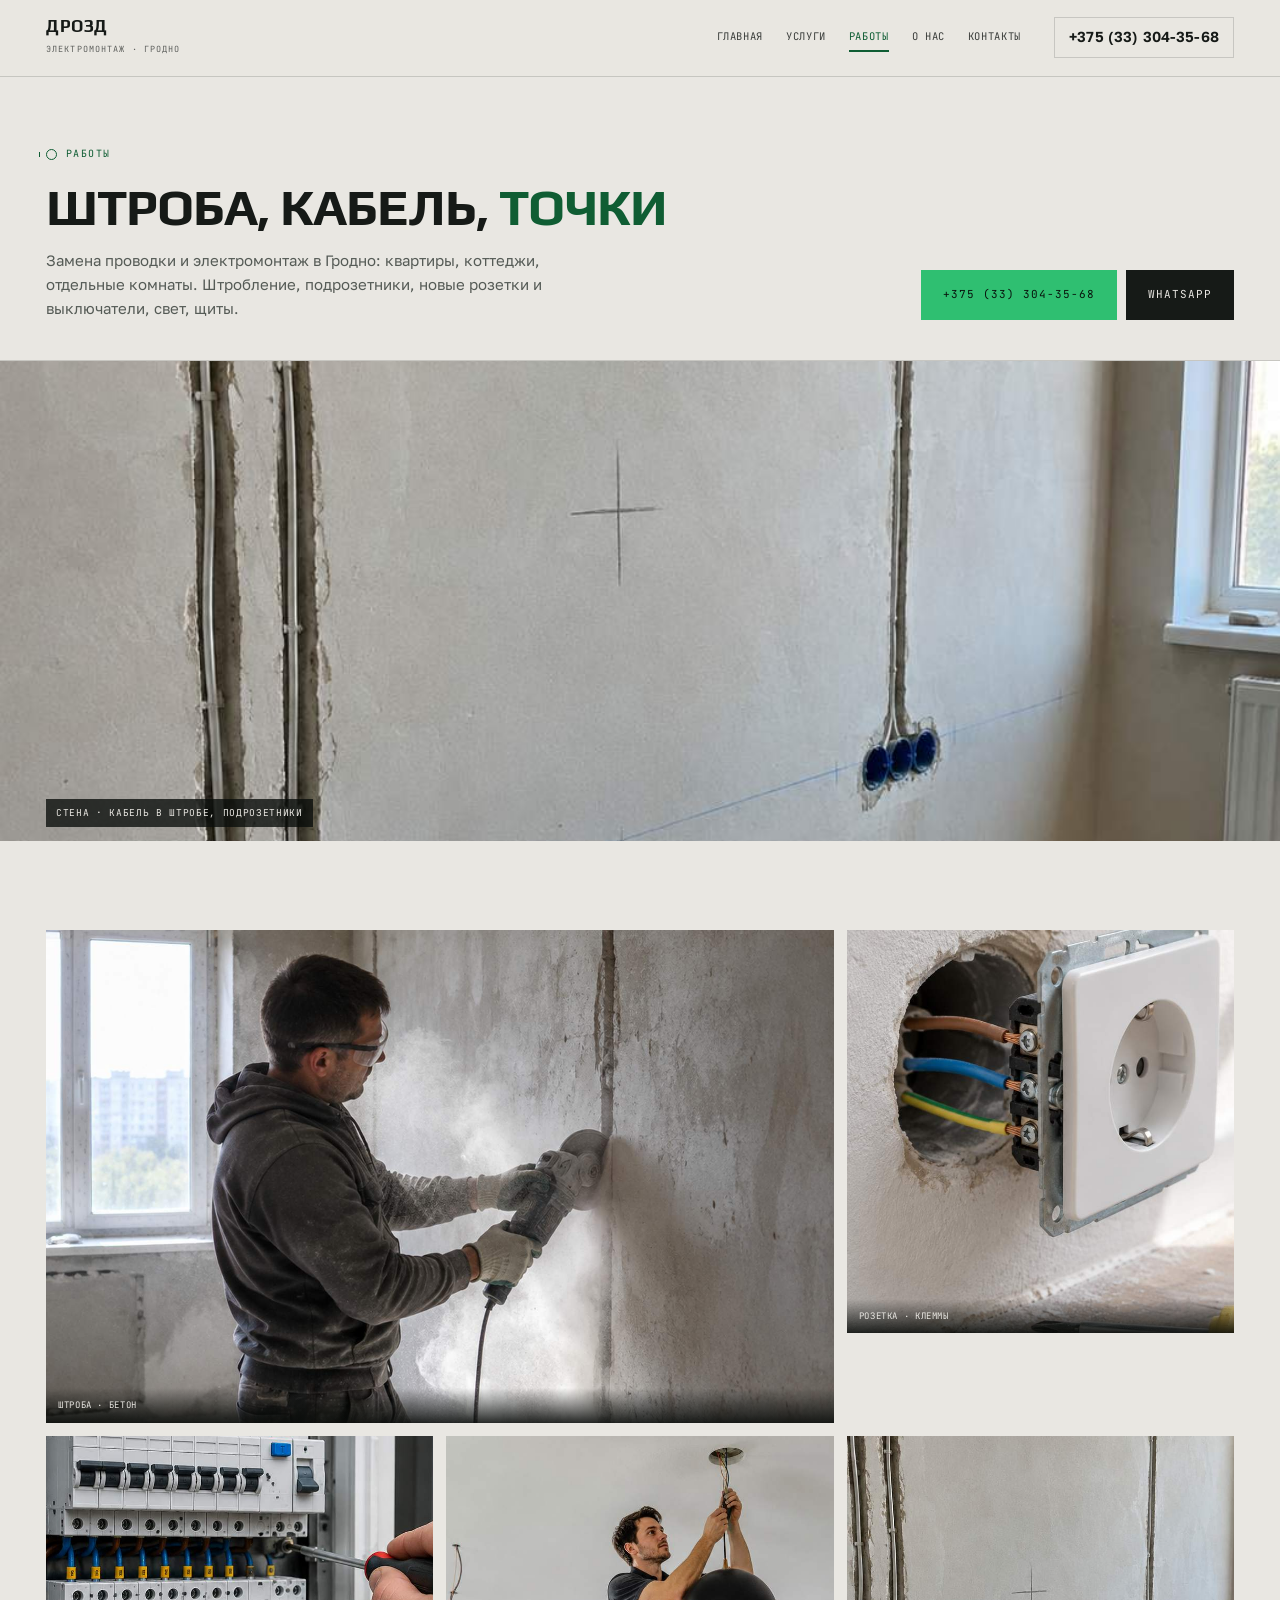
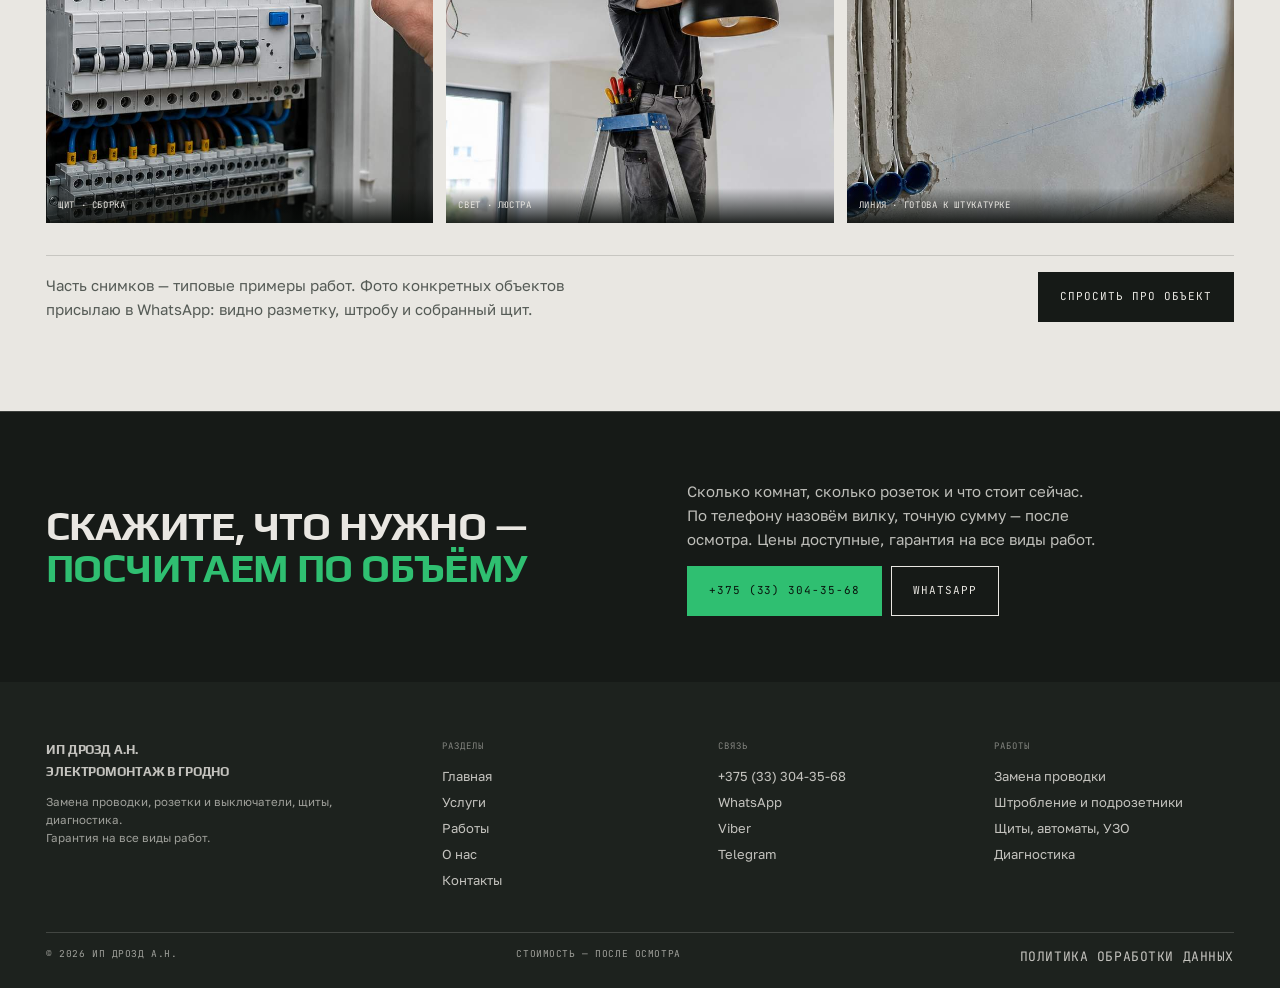
<file: raboty.html>
<!doctype html>
<html lang="ru">
<head>
<meta charset="utf-8">
<meta name="viewport" content="width=device-width, initial-scale=1">
<title>Работы: замена проводки и электромонтаж в Гродно</title>
<meta name="description" content="Примеры электромонтажных работ: штробление стен, кабель в штробе, подрозетники, подключение розеток, сборка щитов, монтаж освещения. Гродно и область.">
<link rel="canonical" href="https://romjjjke.github.io/drozd/raboty.html">
<meta property="og:type" content="website">
<meta property="og:title" content="Работы: замена проводки и электромонтаж в Гродно">
<meta property="og:description" content="Примеры электромонтажных работ: штробление стен, кабель в штробе, подрозетники, подключение розеток, сборка щитов, монтаж освещения. Гродно и область.">
<meta property="og:locale" content="ru_BY">
<meta property="og:url" content="https://romjjjke.github.io/drozd/raboty.html">
<meta property="og:image" content="https://romjjjke.github.io/drozd/assets/img/hero.jpg">
<meta name="theme-color" content="#161A17">
<link rel="icon" href="favicon.svg" type="image/svg+xml">
<link rel="preconnect" href="https://fonts.googleapis.com">
<link rel="preconnect" href="https://fonts.gstatic.com" crossorigin>
<link href="https://fonts.googleapis.com/css2?family=Play:wght@400;700&family=Golos+Text:wght@400;500;600&family=JetBrains+Mono:wght@400;500&display=swap" rel="stylesheet">
<style>[hidden]{display:none!important}*,*::before,*::after{box-sizing:border-box}
html{-webkit-text-size-adjust:100%;overflow-x:clip}
body{margin:0;background:#E9E7E2;color:#161A17;font:400 17px/1.62 'Golos Text',system-ui,sans-serif;overflow-x:clip}
img{display:block;max-width:100%;height:auto}
a{color:inherit;text-decoration:none}
h1,h2,h3,p,ul,ol,figure,dl,dd{margin:0}ul,ol{padding:0;list-style:none}
button{font:inherit;color:inherit;background:none;border:0;cursor:pointer}
body.is-locked{overflow:hidden}
.wrap{width:100%;max-width:1340px;margin:0 auto;padding:0 clamp(16px,3.6vw,56px)}
.head{position:fixed;inset:0 0 auto;z-index:60;transition:background .25s,box-shadow .25s}
.head__row{display:flex;align-items:center;gap:clamp(12px,2.6vw,38px);height:76px;max-width:1340px;margin:0 auto;padding:0 clamp(16px,3.6vw,56px);border-bottom:1px solid rgba(233,231,226,.24);color:#E9E7E2}
.brand b{font:700 17px/1 'Play',system-ui,sans-serif;letter-spacing:.03em;text-transform:uppercase}
.brand small{display:block;margin-top:4px;font-family:'JetBrains Mono',monospace;font-size:8.5px;letter-spacing:.13em;text-transform:uppercase;opacity:.66}
.head__tel{display:inline-flex;font:600 14.5px/1 'Golos Text',sans-serif;padding:12px 14px;border:1px solid rgba(233,231,226,.44);white-space:nowrap}
.head--solid,.head.is-stuck{background:rgba(233,231,226,.97);box-shadow:0 1px 0 rgba(22,26,23,.16)}
.head--solid .head__row,.head.is-stuck .head__row{border-bottom-color:transparent;color:#161A17}
.head--solid .head__tel,.head.is-stuck .head__tel{border-color:rgba(22,26,23,.16)}
.hero{position:relative;display:flex;flex-direction:column;justify-content:flex-end;min-height:min(96vh,960px);background:#161A17;color:#E9E7E2;overflow:hidden}
.hero__pic{position:absolute;inset:0}.hero__pic img{width:100%;height:100%;object-fit:cover}
.hero__veil{position:absolute;inset:0;background:linear-gradient(176deg,rgba(12,16,13,.74),rgba(12,16,13,.32) 34%,rgba(12,16,13,.55) 62%,rgba(12,16,13,.95))}
.hero__in{position:relative;z-index:2;width:100%;max-width:1340px;margin:0 auto;padding:140px clamp(16px,3.6vw,56px) clamp(20px,3.2vw,38px)}
.hero h1{margin-top:16px;font:700 clamp(1.9rem,.85rem + 4.6vw,4.4rem)/1 'Play',system-ui,sans-serif;text-transform:uppercase;letter-spacing:-.02em}
.btn{display:inline-flex;align-items:center;justify-content:center;padding:15px 21px;border:1px solid currentColor;font-family:'JetBrains Mono',monospace;font-size:11px;letter-spacing:.09em;text-transform:uppercase;cursor:pointer}
.btn--laser{background:#2FBF71;border-color:#2FBF71;color:#08130C}
.btn--ink{background:#161A17;border-color:#161A17;color:#E9E7E2}
.btn--paper{background:#E9E7E2;border-color:#E9E7E2;color:#161A17}
.phead{padding:clamp(38px,5vw,80px) 0 clamp(22px,3.2vw,40px);border-bottom:1px solid rgba(22,26,23,.16)}
.inner{padding-top:76px}
.drawer{position:fixed;inset:0;z-index:90;background:#161A17;color:#E9E7E2;display:flex;flex-direction:column;padding:18px clamp(16px,3.6vw,56px) 24px;overflow-y:auto}
.mobbar{display:none}
.foot{background:#1D221E;color:#E9E7E2;padding:clamp(32px,4.4vw,62px) 0 20px}
@media (max-width:1180px){.nav{display:none}.burger{display:flex}}
@media (max-width:760px){
  body{padding-bottom:calc(66px + env(safe-area-inset-bottom))}
  .head__tel{display:none}
  .mobbar{display:grid;grid-template-columns:repeat(4,minmax(0,1fr));gap:6px;position:fixed;left:0;right:0;bottom:0;z-index:70;background:rgba(22,26,23,.98);border-top:1px solid rgba(233,231,226,.2);padding:8px 10px calc(8px + env(safe-area-inset-bottom))}
  .mobbar__b{display:flex;align-items:center;justify-content:center;min-height:46px;font-family:'JetBrains Mono',monospace;font-size:9px;letter-spacing:.02em;text-transform:uppercase;text-align:center;border:1px solid rgba(233,231,226,.28);color:#E9E7E2}
  .mobbar__b--call{background:#2FBF71;border-color:#2FBF71;color:#08130C}
}</style>
<link rel="stylesheet" href="assets/css/style.v1.css">
<script type="application/ld+json">{"@context": "https://schema.org", "@type": "Electrician", "name": "ИП Дрозд А.Н. — электромонтаж в Гродно", "description": "Полная и частичная замена электропроводки в квартирах и коттеджах, штробление стен, подрозетники, розетки и выключатели, освещение, сборка щитов, диагностика неисправностей. Гродно и Гродненская область.", "telephone": "+375333043568", "url": "https://romjjjke.github.io/drozd/", "image": "https://romjjjke.github.io/drozd/assets/img/hero.jpg", "address": {"@type": "PostalAddress", "addressLocality": "Гродно", "addressRegion": "Гродненская область", "addressCountry": "BY"}, "areaServed": "Гродно и Гродненская область", "priceRange": "по расчёту"}</script>
</head>
<body class="inner">
<header class="head head--solid">
  <div class="head__row">
    <a class="brand" href="index.html"><b>Дрозд</b><small>электромонтаж · Гродно</small></a>
    <nav class="nav" aria-label="Разделы"><a href="index.html">Главная</a><a href="uslugi.html">Услуги</a><a href="raboty.html" class="nav__cur">Работы</a><a href="master.html">О нас</a><a href="kontakty.html">Контакты</a></nav>
    <a class="head__tel" href="tel:+375333043568">+375 (33) 304-35-68</a>
    <button class="burger" id="burger" type="button" aria-expanded="false" aria-controls="drawer" aria-label="Меню"><span></span><span></span><span></span></button>
  </div>
</header>

<section class="phead">
  <div class="wrap">
    <p class="kick">Работы</p>
    <div class="phead__row">
      <div>
        <h1>Штроба, кабель, <em>точки</em></h1>
        <p class="phead__lead">Замена проводки и электромонтаж в Гродно: квартиры, коттеджи, отдельные комнаты. Штробление, подрозетники, новые розетки и выключатели, свет, щиты.</p>
      </div>
      <div class="phead__act">
        <a class="btn btn--laser" href="tel:+375333043568">+375 (33) 304-35-68</a>
        <a class="btn btn--ink" href="https://wa.me/375333043568" target="_blank" rel="noopener">WhatsApp</a>
      </div>
    </div>
  </div>
</section>

<div class="band">
  <img src="assets/img/wall.jpg" alt="Стена с проложенным кабелем в штробе" loading="lazy">
  <span class="band__cap">Стена · кабель в штробе, подрозетники</span>
</div>

<section class="sec">
  <div class="wrap">
    <div class="gal">
      <figure class="g-a rv"><img src="assets/img/hero.jpg" alt="Штробление стены болгаркой"><figcaption>Штроба · бетон</figcaption></figure>
      <figure class="g-b rv"><img src="assets/img/socket.jpg" alt="Подключение новой розетки"><figcaption>Розетка · клеммы</figcaption></figure>
      <figure class="g-c rv"><img src="assets/img/panel.jpg" alt="Щит с автоматами"><figcaption>Щит · сборка</figcaption></figure>
      <figure class="g-d rv"><img src="assets/img/light.jpg" alt="Установка люстры"><figcaption>Свет · люстра</figcaption></figure>
      <figure class="g-e rv"><img src="assets/img/wall.jpg" alt="Кабель и подрозетники в стене"><figcaption>Линия · готова к штукатурке</figcaption></figure>
    </div>
    <div style="margin-top:clamp(20px,3vw,32px);border-top:1px solid var(--line);padding-top:16px;display:grid;grid-template-columns:minmax(0,1fr) auto;gap:14px;align-items:center">
      <p style="font-size:15px;line-height:1.6;color:var(--mute);max-width:66ch">Часть снимков — типовые примеры работ. Фото конкретных объектов присылаю в WhatsApp: видно разметку, штробу и собранный щит.</p>
      <a class="btn btn--ink" href="https://wa.me/375333043568" target="_blank" rel="noopener">Спросить про объект</a>
    </div>
  </div>
</section>
<section class="cta">
  <div class="wrap cta__in">
    <h2>Скажите, что нужно — <em>посчитаем по объёму</em></h2>
    <div class="cta__side">
      <p>Сколько комнат, сколько розеток и что стоит сейчас. По телефону назовём вилку, точную сумму — после осмотра. Цены доступные, гарантия на все виды работ.</p>
      <div class="cta__act">
        <a class="btn btn--laser" href="tel:+375333043568">+375 (33) 304-35-68</a>
        <a class="btn btn--ghost" href="https://wa.me/375333043568" target="_blank" rel="noopener">WhatsApp</a>
      </div>
    </div>
  </div>
</section>
<footer class="foot">
  <div class="wrap">
    <div class="foot__grid">
      <div>
        <p class="foot__brand">ИП Дрозд А.Н.<br>электромонтаж в Гродно</p>
        <p class="foot__small">Замена проводки, розетки и выключатели, щиты, диагностика.<br>Гарантия на все виды работ.</p>
      </div>
      <div class="foot__col">
        <div class="foot__h">Разделы</div>
        <a href="index.html">Главная</a><a href="uslugi.html">Услуги</a><a href="raboty.html">Работы</a><a href="master.html">О нас</a><a href="kontakty.html">Контакты</a>
      </div>
      <div class="foot__col">
        <div class="foot__h">Связь</div>
        <a href="tel:+375333043568">+375 (33) 304-35-68</a>
        <a href="https://wa.me/375333043568" target="_blank" rel="noopener">WhatsApp</a>
        <a href="viber://chat?number=%2B375333043568">Viber</a>
        <a href="https://t.me/+375333043568" target="_blank" rel="noopener">Telegram</a>
      </div>
      <div class="foot__col">
        <div class="foot__h">Работы</div>
        <a href="uslugi.html">Замена проводки</a>
        <a href="uslugi.html#u2">Штробление и подрозетники</a>
        <a href="uslugi.html#u5">Щиты, автоматы, УЗО</a>
        <a href="uslugi.html#u6">Диагностика</a>
      </div>
    </div>
    <div class="foot__bottom">
      <span>&copy; 2026 ИП Дрозд А.Н.</span>
      <span>Стоимость — после осмотра</span>
      <a href="politika.html">Политика обработки данных</a>
    </div>
  </div>
</footer>
<div class="drawer" id="drawer" hidden>
  <div class="drawer__top">
    <a class="brand" href="index.html"><b>Дрозд</b><small>электромонтаж · Гродно</small></a>
    <button class="drawer__close" id="drawer-close" type="button" aria-label="Закрыть меню">&times;</button>
  </div>
  <nav class="drawer__nav" aria-label="Мобильная навигация"><a href="index.html">Главная<span>01</span></a><a href="uslugi.html">Услуги<span>02</span></a><a href="raboty.html">Работы<span>03</span></a><a href="master.html">О нас<span>04</span></a><a href="kontakty.html">Контакты<span>05</span></a></nav>
  <div class="drawer__meta">
    <a href="tel:+375333043568">+375 (33) 304-35-68</a>
    <p>Гродно и Гродненская область · гарантия на работы</p>
    <div class="msg">
          <a class="btn btn--laser" href="https://wa.me/375333043568" target="_blank" rel="noopener">WhatsApp</a>
          <a class="btn btn--ghost" href="viber://chat?number=%2B375333043568">Viber</a>
          <a class="btn btn--ghost" href="https://t.me/+375333043568" target="_blank" rel="noopener">Telegram</a>
        </div>
  </div>
</div>
<nav class="mobbar" aria-label="Быстрая связь">
  <a class="mobbar__b mobbar__b--call" href="tel:+375333043568">Позвонить</a>
  <a class="mobbar__b" href="https://wa.me/375333043568" target="_blank" rel="noopener">WhatsApp</a>
  <a class="mobbar__b" href="viber://chat?number=%2B375333043568">Viber</a>
  <a class="mobbar__b" href="https://t.me/+375333043568" target="_blank" rel="noopener">Telegram</a>
</nav>
<script src="assets/js/main.v1.js" defer></script>
</body>
</html>
</file>
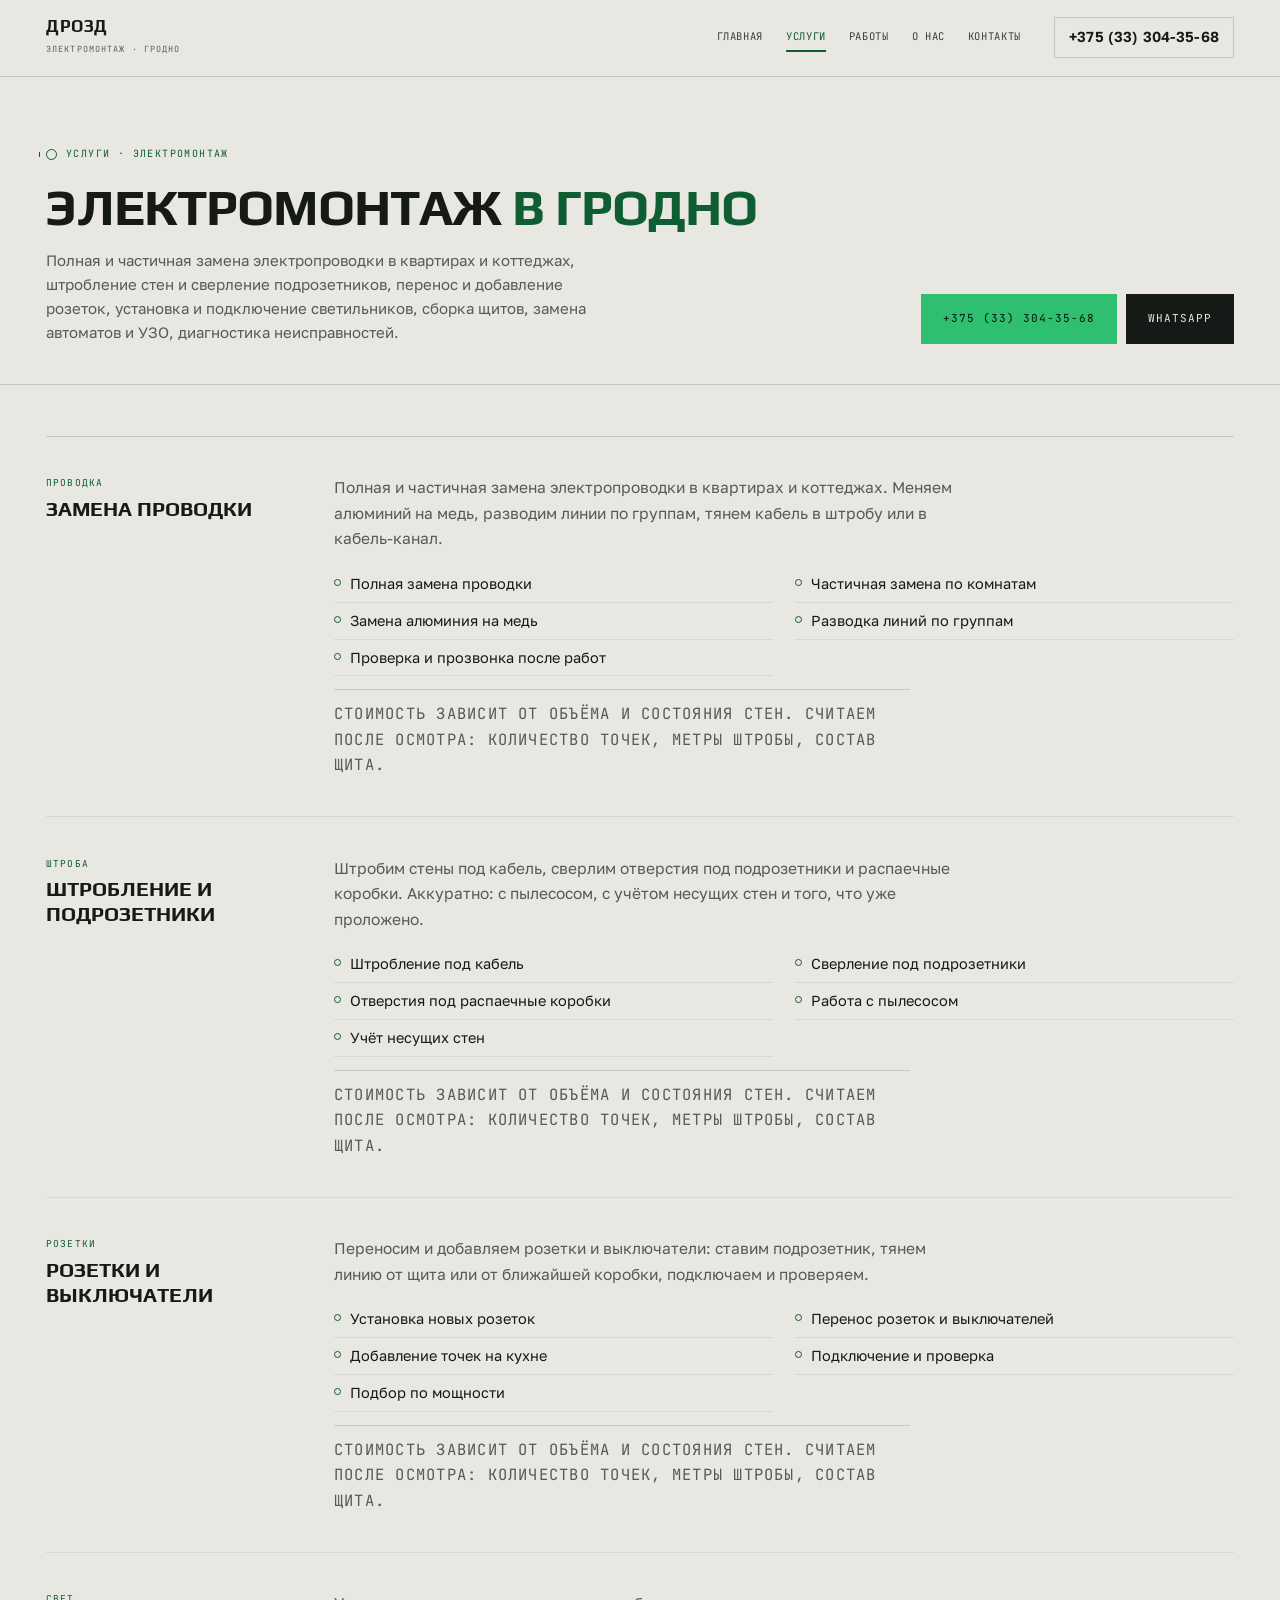
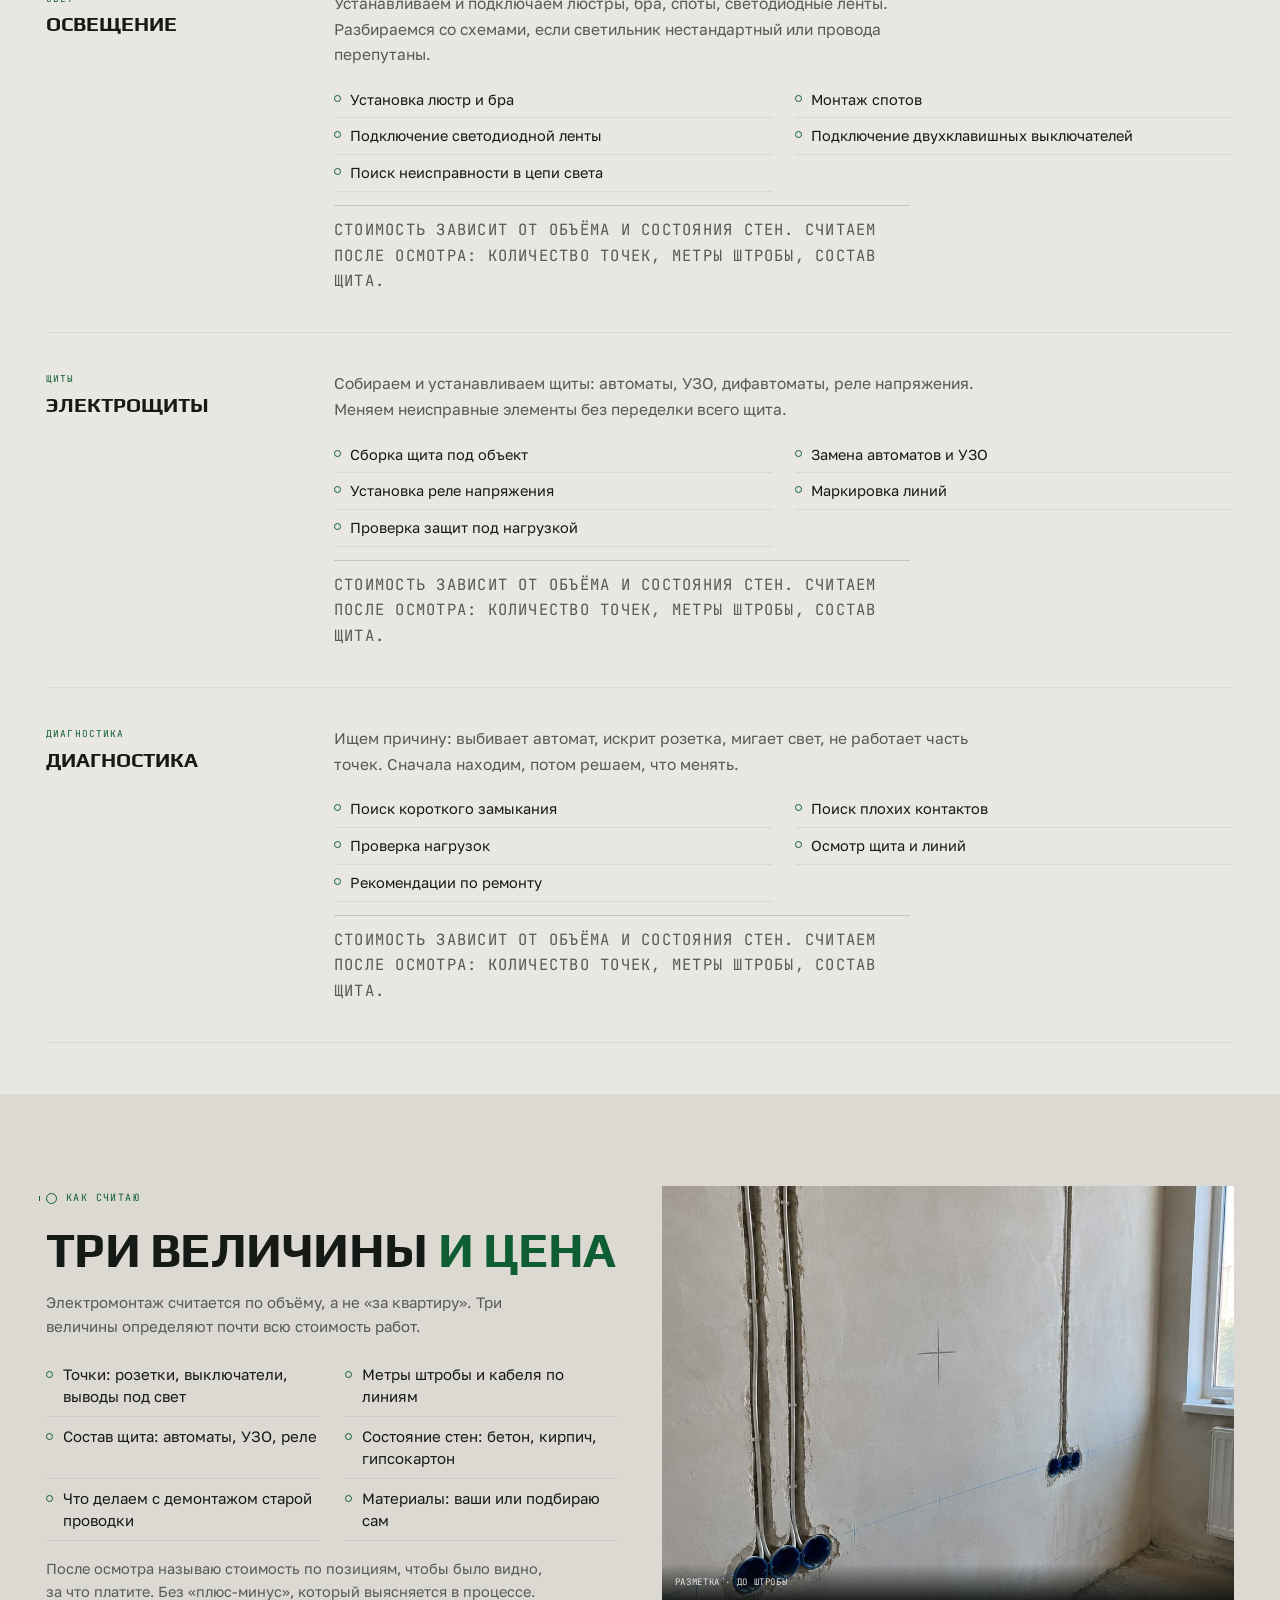
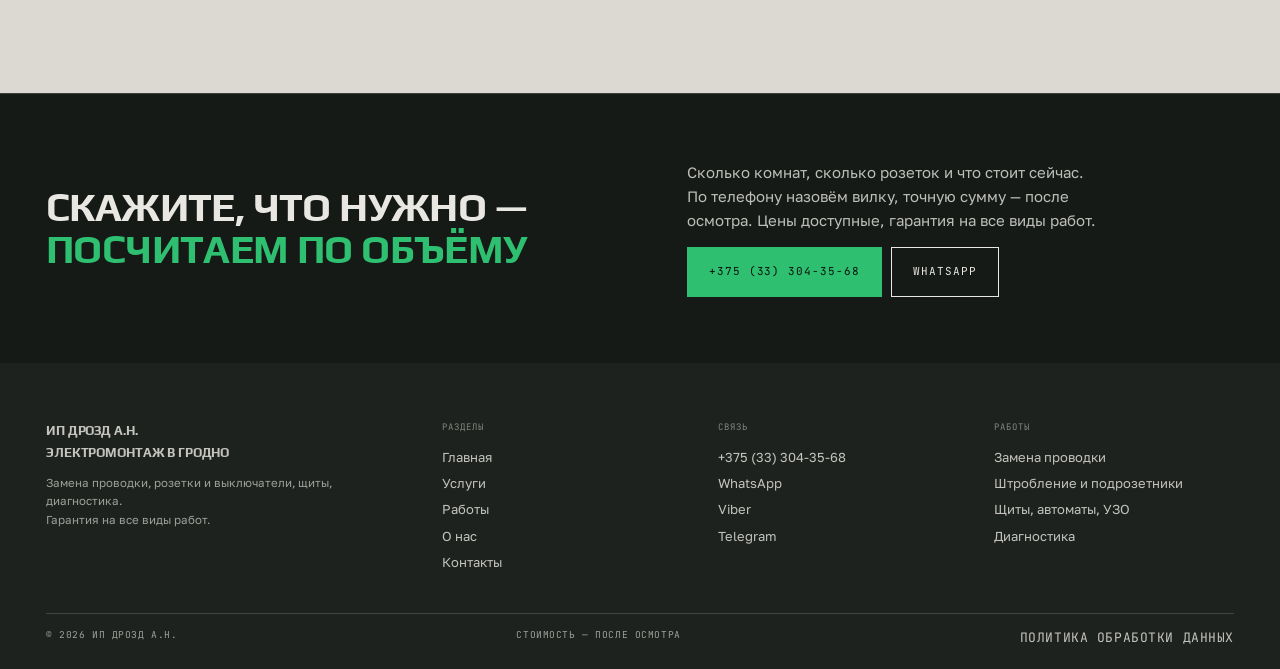
<file: uslugi.html>
<!doctype html>
<html lang="ru">
<head>
<meta charset="utf-8">
<meta name="viewport" content="width=device-width, initial-scale=1">
<title>Услуги электромонтажа: проводка, розетки, щиты — Гродно</title>
<meta name="description" content="Замена проводки, штробление стен и сверление подрозетников, перенос и добавление розеток и выключателей, установка светильников, сборка электрощитов, замена автоматов и УЗО, диагностика. Гродно и Гродненская область.">
<link rel="canonical" href="https://romjjjke.github.io/drozd/uslugi.html">
<meta property="og:type" content="website">
<meta property="og:title" content="Услуги электромонтажа: проводка, розетки, щиты — Гродно">
<meta property="og:description" content="Замена проводки, штробление стен и сверление подрозетников, перенос и добавление розеток и выключателей, установка светильников, сборка электрощитов, замена автоматов и УЗО, диагностика. Гродно и Гродненская область.">
<meta property="og:locale" content="ru_BY">
<meta property="og:url" content="https://romjjjke.github.io/drozd/uslugi.html">
<meta property="og:image" content="https://romjjjke.github.io/drozd/assets/img/hero.jpg">
<meta name="theme-color" content="#161A17">
<link rel="icon" href="favicon.svg" type="image/svg+xml">
<link rel="preconnect" href="https://fonts.googleapis.com">
<link rel="preconnect" href="https://fonts.gstatic.com" crossorigin>
<link href="https://fonts.googleapis.com/css2?family=Play:wght@400;700&family=Golos+Text:wght@400;500;600&family=JetBrains+Mono:wght@400;500&display=swap" rel="stylesheet">
<style>[hidden]{display:none!important}*,*::before,*::after{box-sizing:border-box}
html{-webkit-text-size-adjust:100%;overflow-x:clip}
body{margin:0;background:#E9E7E2;color:#161A17;font:400 17px/1.62 'Golos Text',system-ui,sans-serif;overflow-x:clip}
img{display:block;max-width:100%;height:auto}
a{color:inherit;text-decoration:none}
h1,h2,h3,p,ul,ol,figure,dl,dd{margin:0}ul,ol{padding:0;list-style:none}
button{font:inherit;color:inherit;background:none;border:0;cursor:pointer}
body.is-locked{overflow:hidden}
.wrap{width:100%;max-width:1340px;margin:0 auto;padding:0 clamp(16px,3.6vw,56px)}
.head{position:fixed;inset:0 0 auto;z-index:60;transition:background .25s,box-shadow .25s}
.head__row{display:flex;align-items:center;gap:clamp(12px,2.6vw,38px);height:76px;max-width:1340px;margin:0 auto;padding:0 clamp(16px,3.6vw,56px);border-bottom:1px solid rgba(233,231,226,.24);color:#E9E7E2}
.brand b{font:700 17px/1 'Play',system-ui,sans-serif;letter-spacing:.03em;text-transform:uppercase}
.brand small{display:block;margin-top:4px;font-family:'JetBrains Mono',monospace;font-size:8.5px;letter-spacing:.13em;text-transform:uppercase;opacity:.66}
.head__tel{display:inline-flex;font:600 14.5px/1 'Golos Text',sans-serif;padding:12px 14px;border:1px solid rgba(233,231,226,.44);white-space:nowrap}
.head--solid,.head.is-stuck{background:rgba(233,231,226,.97);box-shadow:0 1px 0 rgba(22,26,23,.16)}
.head--solid .head__row,.head.is-stuck .head__row{border-bottom-color:transparent;color:#161A17}
.head--solid .head__tel,.head.is-stuck .head__tel{border-color:rgba(22,26,23,.16)}
.hero{position:relative;display:flex;flex-direction:column;justify-content:flex-end;min-height:min(96vh,960px);background:#161A17;color:#E9E7E2;overflow:hidden}
.hero__pic{position:absolute;inset:0}.hero__pic img{width:100%;height:100%;object-fit:cover}
.hero__veil{position:absolute;inset:0;background:linear-gradient(176deg,rgba(12,16,13,.74),rgba(12,16,13,.32) 34%,rgba(12,16,13,.55) 62%,rgba(12,16,13,.95))}
.hero__in{position:relative;z-index:2;width:100%;max-width:1340px;margin:0 auto;padding:140px clamp(16px,3.6vw,56px) clamp(20px,3.2vw,38px)}
.hero h1{margin-top:16px;font:700 clamp(1.9rem,.85rem + 4.6vw,4.4rem)/1 'Play',system-ui,sans-serif;text-transform:uppercase;letter-spacing:-.02em}
.btn{display:inline-flex;align-items:center;justify-content:center;padding:15px 21px;border:1px solid currentColor;font-family:'JetBrains Mono',monospace;font-size:11px;letter-spacing:.09em;text-transform:uppercase;cursor:pointer}
.btn--laser{background:#2FBF71;border-color:#2FBF71;color:#08130C}
.btn--ink{background:#161A17;border-color:#161A17;color:#E9E7E2}
.btn--paper{background:#E9E7E2;border-color:#E9E7E2;color:#161A17}
.phead{padding:clamp(38px,5vw,80px) 0 clamp(22px,3.2vw,40px);border-bottom:1px solid rgba(22,26,23,.16)}
.inner{padding-top:76px}
.drawer{position:fixed;inset:0;z-index:90;background:#161A17;color:#E9E7E2;display:flex;flex-direction:column;padding:18px clamp(16px,3.6vw,56px) 24px;overflow-y:auto}
.mobbar{display:none}
.foot{background:#1D221E;color:#E9E7E2;padding:clamp(32px,4.4vw,62px) 0 20px}
@media (max-width:1180px){.nav{display:none}.burger{display:flex}}
@media (max-width:760px){
  body{padding-bottom:calc(66px + env(safe-area-inset-bottom))}
  .head__tel{display:none}
  .mobbar{display:grid;grid-template-columns:repeat(4,minmax(0,1fr));gap:6px;position:fixed;left:0;right:0;bottom:0;z-index:70;background:rgba(22,26,23,.98);border-top:1px solid rgba(233,231,226,.2);padding:8px 10px calc(8px + env(safe-area-inset-bottom))}
  .mobbar__b{display:flex;align-items:center;justify-content:center;min-height:46px;font-family:'JetBrains Mono',monospace;font-size:9px;letter-spacing:.02em;text-transform:uppercase;text-align:center;border:1px solid rgba(233,231,226,.28);color:#E9E7E2}
  .mobbar__b--call{background:#2FBF71;border-color:#2FBF71;color:#08130C}
}</style>
<link rel="stylesheet" href="assets/css/style.v1.css">
<script type="application/ld+json">{"@context": "https://schema.org", "@type": "Electrician", "name": "ИП Дрозд А.Н. — электромонтаж в Гродно", "description": "Полная и частичная замена электропроводки в квартирах и коттеджах, штробление стен, подрозетники, розетки и выключатели, освещение, сборка щитов, диагностика неисправностей. Гродно и Гродненская область.", "telephone": "+375333043568", "url": "https://romjjjke.github.io/drozd/", "image": "https://romjjjke.github.io/drozd/assets/img/hero.jpg", "address": {"@type": "PostalAddress", "addressLocality": "Гродно", "addressRegion": "Гродненская область", "addressCountry": "BY"}, "areaServed": "Гродно и Гродненская область", "priceRange": "по расчёту"}</script>
</head>
<body class="inner">
<header class="head head--solid">
  <div class="head__row">
    <a class="brand" href="index.html"><b>Дрозд</b><small>электромонтаж · Гродно</small></a>
    <nav class="nav" aria-label="Разделы"><a href="index.html">Главная</a><a href="uslugi.html" class="nav__cur">Услуги</a><a href="raboty.html">Работы</a><a href="master.html">О нас</a><a href="kontakty.html">Контакты</a></nav>
    <a class="head__tel" href="tel:+375333043568">+375 (33) 304-35-68</a>
    <button class="burger" id="burger" type="button" aria-expanded="false" aria-controls="drawer" aria-label="Меню"><span></span><span></span><span></span></button>
  </div>
</header>

<section class="phead">
  <div class="wrap">
    <p class="kick">Услуги · электромонтаж</p>
    <div class="phead__row">
      <div>
        <h1>Электромонтаж <em>в Гродно</em></h1>
        <p class="phead__lead">Полная и частичная замена электропроводки в квартирах и коттеджах, штробление стен и сверление подрозетников, перенос и добавление розеток, установка и подключение светильников, сборка щитов, замена автоматов и УЗО, диагностика неисправностей.</p>
      </div>
      <div class="phead__act">
        <a class="btn btn--laser" href="tel:+375333043568">+375 (33) 304-35-68</a>
        <a class="btn btn--ink" href="https://wa.me/375333043568" target="_blank" rel="noopener">WhatsApp</a>
      </div>
    </div>
  </div>
</section>

<section class="sec sec--tight">
  <div class="wrap">
    <article class="detail" id="u1">
      <div><p class="detail__code">проводка</p><h2>Замена проводки</h2></div>
      <div class="detail__body">
        <p>Полная и частичная замена электропроводки в квартирах и коттеджах. Меняем алюминий на медь, разводим линии по группам, тянем кабель в штробу или в кабель-канал.</p>
        <ul class="detail__list"><li>Полная замена проводки</li><li>Частичная замена по комнатам</li><li>Замена алюминия на медь</li><li>Разводка линий по группам</li><li>Проверка и прозвонка после работ</li></ul>
        <p class="detail__price">Стоимость зависит от объёма и состояния стен. Считаем после осмотра: количество точек, метры штробы, состав щита.</p>
      </div>
    </article>
    <article class="detail" id="u2">
      <div><p class="detail__code">штроба</p><h2>Штробление и подрозетники</h2></div>
      <div class="detail__body">
        <p>Штробим стены под кабель, сверлим отверстия под подрозетники и распаечные коробки. Аккуратно: с пылесосом, с учётом несущих стен и того, что уже проложено.</p>
        <ul class="detail__list"><li>Штробление под кабель</li><li>Сверление под подрозетники</li><li>Отверстия под распаечные коробки</li><li>Работа с пылесосом</li><li>Учёт несущих стен</li></ul>
        <p class="detail__price">Стоимость зависит от объёма и состояния стен. Считаем после осмотра: количество точек, метры штробы, состав щита.</p>
      </div>
    </article>
    <article class="detail" id="u3">
      <div><p class="detail__code">розетки</p><h2>Розетки и выключатели</h2></div>
      <div class="detail__body">
        <p>Переносим и добавляем розетки и выключатели: ставим подрозетник, тянем линию от щита или от ближайшей коробки, подключаем и проверяем.</p>
        <ul class="detail__list"><li>Установка новых розеток</li><li>Перенос розеток и выключателей</li><li>Добавление точек на кухне</li><li>Подключение и проверка</li><li>Подбор по мощности</li></ul>
        <p class="detail__price">Стоимость зависит от объёма и состояния стен. Считаем после осмотра: количество точек, метры штробы, состав щита.</p>
      </div>
    </article>
    <article class="detail" id="u4">
      <div><p class="detail__code">свет</p><h2>Освещение</h2></div>
      <div class="detail__body">
        <p>Устанавливаем и подключаем люстры, бра, споты, светодиодные ленты. Разбираемся со схемами, если светильник нестандартный или провода перепутаны.</p>
        <ul class="detail__list"><li>Установка люстр и бра</li><li>Монтаж спотов</li><li>Подключение светодиодной ленты</li><li>Подключение двухклавишных выключателей</li><li>Поиск неисправности в цепи света</li></ul>
        <p class="detail__price">Стоимость зависит от объёма и состояния стен. Считаем после осмотра: количество точек, метры штробы, состав щита.</p>
      </div>
    </article>
    <article class="detail" id="u5">
      <div><p class="detail__code">щиты</p><h2>Электрощиты</h2></div>
      <div class="detail__body">
        <p>Собираем и устанавливаем щиты: автоматы, УЗО, дифавтоматы, реле напряжения. Меняем неисправные элементы без переделки всего щита.</p>
        <ul class="detail__list"><li>Сборка щита под объект</li><li>Замена автоматов и УЗО</li><li>Установка реле напряжения</li><li>Маркировка линий</li><li>Проверка защит под нагрузкой</li></ul>
        <p class="detail__price">Стоимость зависит от объёма и состояния стен. Считаем после осмотра: количество точек, метры штробы, состав щита.</p>
      </div>
    </article>
    <article class="detail" id="u6">
      <div><p class="detail__code">диагностика</p><h2>Диагностика</h2></div>
      <div class="detail__body">
        <p>Ищем причину: выбивает автомат, искрит розетка, мигает свет, не работает часть точек. Сначала находим, потом решаем, что менять.</p>
        <ul class="detail__list"><li>Поиск короткого замыкания</li><li>Поиск плохих контактов</li><li>Проверка нагрузок</li><li>Осмотр щита и линий</li><li>Рекомендации по ремонту</li></ul>
        <p class="detail__price">Стоимость зависит от объёма и состояния стен. Считаем после осмотра: количество точек, метры штробы, состав щита.</p>
      </div>
    </article>
  </div>
</section>

<section class="sec sec--p2">
  <div class="wrap split">
    <div>
      <p class="kick">Как считаю</p>
      <h2 class="h2">Три величины <em>и цена</em></h2>
      <p class="lead" style="margin-top:14px">Электромонтаж считается по объёму, а не «за квартиру». Три величины определяют почти всю стоимость работ.</p>
      <ul class="list">
        <li>Точки: розетки, выключатели, выводы под свет</li>
        <li>Метры штробы и кабеля по линиям</li>
        <li>Состав щита: автоматы, УЗО, реле</li>
        <li>Состояние стен: бетон, кирпич, гипсокартон</li>
        <li>Что делаем с демонтажом старой проводки</li>
        <li>Материалы: ваши или подбираю сам</li>
      </ul>
      <p style="margin-top:16px;font-size:14.5px;line-height:1.6;color:var(--mute);max-width:56ch">После осмотра называю стоимость по позициям, чтобы было видно, за что платите. Без «плюс-минус», который выясняется в процессе.</p>
    </div>
    <figure class="split__pic">
      <img src="assets/img/wall.jpg" alt="Стена с разметкой и кабелем" loading="lazy">
      <figcaption>Разметка · до штробы</figcaption>
    </figure>
  </div>
</section>
<section class="cta">
  <div class="wrap cta__in">
    <h2>Скажите, что нужно — <em>посчитаем по объёму</em></h2>
    <div class="cta__side">
      <p>Сколько комнат, сколько розеток и что стоит сейчас. По телефону назовём вилку, точную сумму — после осмотра. Цены доступные, гарантия на все виды работ.</p>
      <div class="cta__act">
        <a class="btn btn--laser" href="tel:+375333043568">+375 (33) 304-35-68</a>
        <a class="btn btn--ghost" href="https://wa.me/375333043568" target="_blank" rel="noopener">WhatsApp</a>
      </div>
    </div>
  </div>
</section>
<footer class="foot">
  <div class="wrap">
    <div class="foot__grid">
      <div>
        <p class="foot__brand">ИП Дрозд А.Н.<br>электромонтаж в Гродно</p>
        <p class="foot__small">Замена проводки, розетки и выключатели, щиты, диагностика.<br>Гарантия на все виды работ.</p>
      </div>
      <div class="foot__col">
        <div class="foot__h">Разделы</div>
        <a href="index.html">Главная</a><a href="uslugi.html">Услуги</a><a href="raboty.html">Работы</a><a href="master.html">О нас</a><a href="kontakty.html">Контакты</a>
      </div>
      <div class="foot__col">
        <div class="foot__h">Связь</div>
        <a href="tel:+375333043568">+375 (33) 304-35-68</a>
        <a href="https://wa.me/375333043568" target="_blank" rel="noopener">WhatsApp</a>
        <a href="viber://chat?number=%2B375333043568">Viber</a>
        <a href="https://t.me/+375333043568" target="_blank" rel="noopener">Telegram</a>
      </div>
      <div class="foot__col">
        <div class="foot__h">Работы</div>
        <a href="uslugi.html">Замена проводки</a>
        <a href="uslugi.html#u2">Штробление и подрозетники</a>
        <a href="uslugi.html#u5">Щиты, автоматы, УЗО</a>
        <a href="uslugi.html#u6">Диагностика</a>
      </div>
    </div>
    <div class="foot__bottom">
      <span>&copy; 2026 ИП Дрозд А.Н.</span>
      <span>Стоимость — после осмотра</span>
      <a href="politika.html">Политика обработки данных</a>
    </div>
  </div>
</footer>
<div class="drawer" id="drawer" hidden>
  <div class="drawer__top">
    <a class="brand" href="index.html"><b>Дрозд</b><small>электромонтаж · Гродно</small></a>
    <button class="drawer__close" id="drawer-close" type="button" aria-label="Закрыть меню">&times;</button>
  </div>
  <nav class="drawer__nav" aria-label="Мобильная навигация"><a href="index.html">Главная<span>01</span></a><a href="uslugi.html">Услуги<span>02</span></a><a href="raboty.html">Работы<span>03</span></a><a href="master.html">О нас<span>04</span></a><a href="kontakty.html">Контакты<span>05</span></a></nav>
  <div class="drawer__meta">
    <a href="tel:+375333043568">+375 (33) 304-35-68</a>
    <p>Гродно и Гродненская область · гарантия на работы</p>
    <div class="msg">
          <a class="btn btn--laser" href="https://wa.me/375333043568" target="_blank" rel="noopener">WhatsApp</a>
          <a class="btn btn--ghost" href="viber://chat?number=%2B375333043568">Viber</a>
          <a class="btn btn--ghost" href="https://t.me/+375333043568" target="_blank" rel="noopener">Telegram</a>
        </div>
  </div>
</div>
<nav class="mobbar" aria-label="Быстрая связь">
  <a class="mobbar__b mobbar__b--call" href="tel:+375333043568">Позвонить</a>
  <a class="mobbar__b" href="https://wa.me/375333043568" target="_blank" rel="noopener">WhatsApp</a>
  <a class="mobbar__b" href="viber://chat?number=%2B375333043568">Viber</a>
  <a class="mobbar__b" href="https://t.me/+375333043568" target="_blank" rel="noopener">Telegram</a>
</nav>
<script src="assets/js/main.v1.js" defer></script>
</body>
</html>
</file>
<file: assets/css/style.v1.css>
/* ИП Дрозд А.Н. — электромонтаж, Гродно.
   Язык ниши: разметка, лазерный уровень, штроба, подрозетник. Бетон, графит, лазер. */

:root{
  --paper:#E9E7E2;
  --paper-2:#DCD9D3;
  --paper-3:#F5F4F1;
  --ink:#161A17;
  --ink-2:#1D221E;
  --ink-3:#262C27;
  --laser:#2FBF71;
  --laser-d:#0F5D33;
  --concrete:#8C8A85;
  --mute:#555B56;
  --line:rgba(22,26,23,.16);
  --line-2:rgba(22,26,23,.08);
  --line-w:rgba(233,231,226,.18);
  --disp:'Play',system-ui,sans-serif;
  --sans:'Golos Text',system-ui,-apple-system,'Segoe UI',sans-serif;
  --mono:'JetBrains Mono',ui-monospace,'Courier New',monospace;
  --pad:clamp(16px,3.6vw,56px);
  --sect:clamp(52px,7vw,110px);
}
*,*::before,*::after{box-sizing:border-box}
html{-webkit-text-size-adjust:100%;scroll-behavior:smooth;overflow-x:clip}
body{margin:0;background:var(--paper);color:var(--ink);font:400 17px/1.62 var(--sans);overflow-x:clip;-webkit-font-smoothing:antialiased}
body.is-locked{overflow:hidden}
img{display:block;max-width:100%;height:auto}
a{color:inherit;text-decoration:none;transition:color .2s,border-color .2s,background .2s,opacity .2s}
h1,h2,h3,h4,p,ul,ol,figure,dl,dd{margin:0}
ul,ol{padding:0;list-style:none}
button{font:inherit;color:inherit;background:none;border:0;cursor:pointer}
[hidden]{display:none!important}
::selection{background:var(--laser);color:#08130C}
:focus-visible{outline:2px solid var(--laser-d);outline-offset:3px}
.sec--ink :focus-visible{outline-color:var(--laser)}

.wrap{width:100%;max-width:1340px;margin:0 auto;padding:0 var(--pad)}
.kick{display:inline-flex;align-items:center;gap:9px;font-family:var(--mono);font-size:10px;letter-spacing:.14em;text-transform:uppercase;color:var(--laser-d)}
.kick::before{content:'';width:11px;height:11px;border:1px solid currentColor;border-radius:50%;position:relative;flex:0 0 auto}
.kick::after{content:'';position:absolute;margin-left:-7px;width:1px;height:5px;background:currentColor;transform:translateY(0)}
.h2{font:700 clamp(1.6rem,.9rem + 2.7vw,3.2rem)/1.04 var(--disp);text-transform:uppercase;margin-top:14px;letter-spacing:-.015em}
.h2 em{font-style:normal;color:var(--laser-d)}
.sec--ink .h2{color:var(--paper)}
.sec--ink .h2 em{color:var(--laser)}
.sec--ink .kick{color:var(--laser)}
.lead{font-size:clamp(15px,1.05vw,17px);line-height:1.62;color:var(--mute);max-width:58ch}
.sec--ink .lead{color:rgba(233,231,226,.78)}
.sec{padding:var(--sect) 0;position:relative}
.sec--ink{background:var(--ink);color:var(--paper)}
.sec--p2{background:var(--paper-2)}
.sec--tight{padding:clamp(30px,4vw,52px) 0}

/* лазерная линия-разделитель */
.level{position:relative;height:1px;background:linear-gradient(90deg,rgba(47,191,113,0),rgba(47,191,113,.6) 20%,rgba(47,191,113,.6) 80%,rgba(47,191,113,0));max-width:1340px;margin:0 auto}
.level::before,.level::after{content:'';position:absolute;top:-3px;width:7px;height:7px;border:1px solid rgba(47,191,113,.8);border-radius:50%;background:var(--paper)}
.level::before{left:var(--pad)}
.level::after{right:var(--pad)}
.sec--ink + .level::before,.sec--ink + .level::after,.level--dark::before,.level--dark::after{background:var(--ink)}
.sec--p2 + .level::before,.sec--p2 + .level::after{background:var(--paper-2)}

/* ---------- шапка ---------- */
.head{position:fixed;inset:0 0 auto;z-index:60;transition:background .25s,box-shadow .25s}
.head__row{display:flex;align-items:center;gap:clamp(12px,2.6vw,38px);height:76px;max-width:1340px;margin:0 auto;padding:0 var(--pad);border-bottom:1px solid rgba(233,231,226,.24);color:var(--paper)}
.brand{display:flex;flex-direction:column;gap:4px;white-space:nowrap}
.brand b{font:700 17px/1 var(--disp);letter-spacing:.03em;text-transform:uppercase}
.brand small{font-family:var(--mono);font-size:8.5px;letter-spacing:.13em;text-transform:uppercase;opacity:.66}
.nav{margin-left:auto;display:flex;gap:clamp(12px,1.8vw,26px)}
.nav a{font-family:var(--mono);font-size:10.5px;letter-spacing:.06em;text-transform:uppercase;opacity:.82;padding:5px 0;border-bottom:2px solid transparent}
.nav a:hover{opacity:1;border-bottom-color:var(--laser)}
.nav__cur{opacity:1!important;border-bottom-color:var(--laser)!important}
.head__tel{display:inline-flex;font:600 14.5px/1 var(--sans);letter-spacing:.01em;padding:12px 14px;border:1px solid rgba(233,231,226,.44);white-space:nowrap}
.head__tel:hover{border-color:var(--laser);color:var(--laser)}
.head--solid,.head.is-stuck{background:rgba(233,231,226,.97);box-shadow:0 1px 0 var(--line)}
.head--solid .head__row,.head.is-stuck .head__row{border-bottom-color:transparent;color:var(--ink)}
.head--solid .head__tel,.head.is-stuck .head__tel{border-color:var(--line)}
.head--solid .head__tel:hover,.head.is-stuck .head__tel:hover{border-color:var(--laser-d);color:var(--laser-d)}
.head--solid .nav a:hover,.head.is-stuck .nav a:hover{border-bottom-color:var(--laser-d)}
.head--solid .nav__cur,.head.is-stuck .nav__cur{border-bottom-color:var(--laser-d)!important;color:var(--laser-d)}
.burger{display:none;margin-left:auto;width:46px;height:42px;padding:11px 9px;border:1px solid currentColor;flex-direction:column;justify-content:center;gap:5px}
.burger span{display:block;height:2px;background:currentColor}

/* ---------- кнопки ---------- */
.btn{display:inline-flex;align-items:center;justify-content:center;gap:8px;padding:15px 21px;border:1px solid currentColor;font-family:var(--mono);font-size:11px;letter-spacing:.09em;text-transform:uppercase;cursor:pointer;transition:.18s}
.btn--laser{background:var(--laser);border-color:var(--laser);color:#08130C}
.btn--laser:hover{background:#4CD489;border-color:#4CD489}
.btn--ink{background:var(--ink);border-color:var(--ink);color:var(--paper)}
.btn--ink:hover{background:var(--ink-3);border-color:var(--ink-3)}
.btn--paper{background:var(--paper);border-color:var(--paper);color:var(--ink)}
.btn--paper:hover{background:#fff;border-color:#fff}
.btn--ghost:hover{background:rgba(233,231,226,.12)}
.msg{display:flex;flex-wrap:wrap;gap:8px}

/* ---------- герой ---------- */
.hero{position:relative;display:flex;flex-direction:column;justify-content:flex-end;min-height:min(96vh,960px);background:var(--ink);color:var(--paper);overflow:hidden}
.hero__pic{position:absolute;inset:0}
.hero__pic img{width:100%;height:100%;object-fit:cover;object-position:50% 44%}
.hero__veil{position:absolute;inset:0;background:linear-gradient(176deg,rgba(12,16,13,.74) 0%,rgba(12,16,13,.32) 34%,rgba(12,16,13,.55) 62%,rgba(12,16,13,.95) 100%)}
.hero__in{position:relative;z-index:2;width:100%;max-width:1340px;margin:0 auto;padding:140px var(--pad) clamp(20px,3.2vw,38px)}
.hero .kick{color:var(--laser)}
.hero h1{margin-top:16px;font:700 clamp(1.9rem,.85rem + 4.6vw,4.4rem)/1 var(--disp);text-transform:uppercase;max-width:20ch;letter-spacing:-.02em}
.hero h1 span{display:block}
.hero h1 em{font-style:normal;color:var(--laser)}
.hero__lead{margin-top:16px;max-width:52ch;font-size:clamp(15px,1.1vw,17.5px);line-height:1.58;color:rgba(233,231,226,.9)}
.hero__act{display:flex;flex-wrap:wrap;gap:9px;margin-top:clamp(18px,2.6vw,26px)}
.hero__marks{display:flex;flex-wrap:wrap;gap:10px 24px;margin-top:clamp(18px,2.4vw,26px);padding-top:13px;border-top:1px solid rgba(233,231,226,.24)}
.hero__marks span{font-family:var(--mono);font-size:9.5px;letter-spacing:.1em;text-transform:uppercase;color:rgba(233,231,226,.84)}
.hero__marks span + span::before{content:'';display:inline-block;width:5px;height:5px;border:1px solid var(--laser);border-radius:50%;margin-right:10px;vertical-align:middle}

/* ---------- факты ---------- */
.facts{display:grid;grid-template-columns:repeat(4,minmax(0,1fr));border-top:1px solid var(--line);border-bottom:1px solid var(--line)}
.facts > div{padding:clamp(15px,2.1vw,25px) clamp(11px,1.7vw,22px);border-left:1px solid var(--line-2)}
.facts > div:first-child{border-left:0}
.facts b{display:block;font:700 clamp(1rem,.75rem + 1vw,1.45rem)/1.12 var(--disp);text-transform:uppercase;letter-spacing:-.01em}
.facts b i{font-style:normal;color:var(--laser-d)}
.facts span{display:block;margin-top:7px;font-family:var(--mono);font-size:9px;letter-spacing:.06em;text-transform:uppercase;color:var(--mute);line-height:1.6}

/* ---------- шапка секции ---------- */
.head2{display:grid;grid-template-columns:minmax(0,1fr) minmax(0,.74fr);gap:clamp(14px,3vw,52px);align-items:end;margin-bottom:clamp(20px,3.2vw,42px)}
.head2 .lead{justify-self:end;padding-bottom:4px}

/* ---------- стена ---------- */
.wall{display:grid;grid-template-columns:minmax(0,1.1fr) minmax(0,.9fr);gap:clamp(18px,3.2vw,46px);align-items:start}
.wall__box{border:1px solid var(--line-w);background:rgba(233,231,226,.03);padding:clamp(8px,1.4vw,16px)}
.wall__svg{display:block;width:100%;height:auto}
.wall__svg text{font-family:var(--mono);font-size:9px;letter-spacing:.04em;fill:rgba(233,231,226,.76)}
.wall__panel{display:flex;flex-direction:column;gap:clamp(12px,1.7vw,19px)}
.field{display:flex;flex-direction:column;gap:3px}
.field__top{display:flex;justify-content:space-between;align-items:baseline;gap:12px}
.field label,.field__top > span{font-family:var(--mono);font-size:9.5px;letter-spacing:.1em;text-transform:uppercase;color:rgba(233,231,226,.74)}
.field output{font-family:var(--mono);font-size:13px;color:var(--paper)}
input[type="range"]{-webkit-appearance:none;appearance:none;width:100%;height:3px;background:rgba(233,231,226,.22);margin:11px 0;outline-offset:9px}
input[type="range"]::-webkit-slider-thumb{-webkit-appearance:none;width:17px;height:17px;border-radius:50%;background:var(--laser);border:3px solid var(--ink);cursor:pointer}
input[type="range"]::-moz-range-thumb{width:17px;height:17px;border-radius:50%;background:var(--laser);border:3px solid var(--ink);cursor:pointer}
.sec:not(.sec--ink) input[type="range"]{background:var(--line)}
.sec:not(.sec--ink) input[type="range"]::-webkit-slider-thumb{border-color:var(--paper)}
.sec:not(.sec--ink) .field label,.sec:not(.sec--ink) .field__top > span{color:var(--mute)}
.sec:not(.sec--ink) .field output{color:var(--ink)}
.chips{display:flex;flex-wrap:wrap;gap:6px}
.chip{padding:8px 11px;border:1px solid rgba(233,231,226,.26);color:rgba(233,231,226,.9);font-family:var(--mono);font-size:10px;text-align:left;transition:.16s}
.chip:hover{border-color:var(--laser);color:#fff}
.chip[aria-pressed="true"]{background:var(--laser);border-color:var(--laser);color:#08130C}
.sec:not(.sec--ink) .chip{border-color:var(--line);color:var(--ink)}
.sec:not(.sec--ink) .chip[aria-pressed="true"]{background:var(--ink);border-color:var(--ink);color:var(--paper)}
.wall__out{display:grid;grid-template-columns:1fr 1fr;gap:clamp(10px,1.6vw,16px);padding-top:13px;border-top:1px solid var(--line-w)}
.wall__out div span{display:block;font-family:var(--mono);font-size:9px;letter-spacing:.08em;text-transform:uppercase;color:rgba(233,231,226,.62)}
.wall__out div b{display:block;margin-top:4px;font:700 clamp(1.05rem,.85rem + .55vw,1.4rem)/1.1 var(--disp)}
.wall__verdict{padding:11px 13px;border-left:3px solid var(--laser);background:rgba(47,191,113,.1);font-size:13.5px;line-height:1.55;color:rgba(233,231,226,.92)}
.wall__note{font-size:12px;line-height:1.55;color:rgba(233,231,226,.64)}

/* ---------- услуги ---------- */
.svc{display:grid;grid-template-columns:repeat(3,minmax(0,1fr));gap:1px;background:var(--line);border-block:1px solid var(--line)}
.svc article{background:var(--paper);padding:clamp(16px,2.2vw,26px);transition:background .18s;position:relative}
.svc article:hover{background:rgba(47,191,113,.09)}
.svc__tag{font-family:var(--mono);font-size:9px;letter-spacing:.12em;text-transform:uppercase;color:var(--laser-d)}
.svc h3{font:700 clamp(.98rem,.85rem + .5vw,1.2rem)/1.2 var(--disp);text-transform:uppercase;margin-top:9px;letter-spacing:-.01em}
.svc p{margin-top:8px;font-size:14.5px;line-height:1.6;color:var(--mute)}
.svc__more{display:inline-flex;margin-top:11px;font-family:var(--mono);font-size:9.5px;letter-spacing:.08em;text-transform:uppercase;color:var(--laser-d);border-bottom:1px solid rgba(19,108,59,.4);padding-bottom:2px}

/* ---------- диагностика ---------- */
.diag{display:grid;grid-template-columns:minmax(0,.92fr) minmax(0,1.08fr);gap:clamp(18px,3.4vw,48px);align-items:start}
.diag__list{display:flex;flex-direction:column;gap:1px;background:var(--line);border-block:1px solid var(--line)}
.diag__list button{display:flex;align-items:center;gap:12px;width:100%;text-align:left;padding:14px 14px;background:var(--paper);font-size:15.5px;line-height:1.4;transition:.16s}
.diag__list button:hover{background:rgba(47,191,113,.12)}
.diag__list button::before{content:'';flex:0 0 auto;width:9px;height:9px;border:1px solid var(--concrete);border-radius:50%}
.diag__list button[aria-pressed="true"]{background:var(--ink);color:var(--paper)}
.diag__list button[aria-pressed="true"]::before{background:var(--laser);border-color:var(--laser)}
.diag__card{background:var(--ink);color:var(--paper);padding:clamp(18px,2.6vw,30px);position:sticky;top:96px}
.diag__card h3{font:700 clamp(1rem,.85rem + .5vw,1.25rem)/1.25 var(--disp);text-transform:uppercase}
.diag__cause{margin-top:11px;font-size:14.5px;line-height:1.6;color:rgba(233,231,226,.86)}
.diag__todo{margin-top:14px;padding-top:12px;border-top:1px solid var(--line-w)}
.diag__todo h4{font-family:var(--mono);font-size:9px;letter-spacing:.11em;text-transform:uppercase;color:rgba(233,231,226,.58)}
.diag__todo ul{margin-top:8px;display:flex;flex-direction:column;gap:7px}
.diag__todo li{display:flex;gap:9px;font-size:14px;line-height:1.5;color:rgba(233,231,226,.9)}
.diag__todo li::before{content:'';flex:0 0 auto;width:6px;height:1px;margin-top:11px;background:var(--laser)}
.diag__warn{margin-top:14px;padding:10px 12px;border-left:2px solid #E4B03A;background:rgba(228,176,58,.12);font-size:12.5px;line-height:1.55;color:rgba(233,231,226,.9)}
.diag__card .btn{margin-top:14px;width:100%}

/* ---------- галерея ---------- */
.gal{display:grid;grid-template-columns:repeat(6,1fr);gap:clamp(7px,1.1vw,13px)}
.gal figure{position:relative;overflow:hidden;background:var(--ink-2)}
.gal img{width:100%;height:100%;object-fit:cover;transition:transform .6s cubic-bezier(.2,.7,.2,1)}
.gal figure:hover img{transform:scale(1.03)}
.gal figcaption{position:absolute;left:0;right:0;bottom:0;padding:10px 12px;font-family:var(--mono);font-size:9px;letter-spacing:.07em;text-transform:uppercase;color:var(--paper);background:linear-gradient(180deg,transparent,rgba(10,13,11,.88))}
.gal .g-a{grid-column:span 4;aspect-ratio:16/10}
.gal .g-b{grid-column:span 2;aspect-ratio:1/1.04}
.gal .g-c,.gal .g-d,.gal .g-e{grid-column:span 2;aspect-ratio:1/1}

/* ---------- этапы ---------- */
.steps{display:grid;grid-template-columns:repeat(4,minmax(0,1fr));gap:1px;background:var(--line);border-block:1px solid var(--line)}
.steps > div{background:var(--paper);padding:clamp(15px,2.1vw,24px)}
.steps span{font-family:var(--mono);font-size:9px;letter-spacing:.11em;text-transform:uppercase;color:var(--laser-d)}
.steps h3{font:700 clamp(.95rem,.8rem + .4vw,1.15rem)/1.2 var(--disp);text-transform:uppercase;margin-top:9px}
.steps p{margin-top:8px;font-size:14px;line-height:1.55;color:var(--mute)}

/* ---------- FAQ ---------- */
.faq{border-top:1px solid var(--line)}
.faq details{border-bottom:1px solid var(--line)}
.faq summary{display:flex;justify-content:space-between;gap:16px;align-items:baseline;padding:16px 0;cursor:pointer;font:600 clamp(15px,.9rem + .4vw,17.5px)/1.35 var(--sans);list-style:none}
.faq summary::-webkit-details-marker{display:none}
.faq summary::after{content:'+';font-family:var(--mono);font-size:17px;color:var(--laser-d);flex:0 0 auto}
.faq details[open] summary::after{content:'−'}
.faq p{padding:0 0 18px;font-size:15px;line-height:1.62;color:var(--mute);max-width:80ch}

/* ---------- контакты ---------- */
.split{display:grid;grid-template-columns:minmax(0,1fr) minmax(0,1fr);gap:clamp(18px,3.4vw,50px);align-items:center}
.split__pic{position:relative;overflow:hidden;background:var(--ink-2)}
.split__pic img{width:100%;height:100%;object-fit:cover;min-height:clamp(250px,30vw,420px)}
.split__pic figcaption{position:absolute;left:0;right:0;bottom:0;padding:11px 13px;font-family:var(--mono);font-size:9px;letter-spacing:.07em;text-transform:uppercase;color:var(--paper);background:linear-gradient(180deg,transparent,rgba(10,13,11,.85))}
.contacts{display:grid;grid-template-columns:minmax(0,1fr) minmax(0,.92fr);gap:clamp(20px,3.8vw,54px);align-items:start}
.telbig{display:inline-block;font:700 clamp(1.4rem,.9rem + 1.9vw,2.5rem)/1.05 var(--disp);letter-spacing:-.02em}
.telbig:hover{color:var(--laser-d)}
.crow{display:grid;grid-template-columns:minmax(0,.34fr) minmax(0,1fr);gap:14px;padding:12px 0;border-bottom:1px solid var(--line-2);align-items:baseline}
.crow dt{font-family:var(--mono);font-size:9px;letter-spacing:.1em;text-transform:uppercase;color:var(--mute)}
.crow dd{font-size:15.5px;line-height:1.5}
.crow dd a{border-bottom:1px solid rgba(19,108,59,.5)}
.form{background:var(--ink);color:var(--paper);padding:clamp(18px,2.8vw,30px)}
.form h3{font:700 1.1rem/1.2 var(--disp);text-transform:uppercase}
.form__sub{margin-top:8px;font-size:13px;line-height:1.55;color:rgba(233,231,226,.66)}
.form__grid{display:grid;grid-template-columns:1fr 1fr;gap:12px;margin-top:16px}
.form__f{display:flex;flex-direction:column;gap:6px}
.form__f--full{grid-column:1 / -1}
.form__f span{font-family:var(--mono);font-size:9px;letter-spacing:.1em;text-transform:uppercase;color:rgba(233,231,226,.58)}
.form__f input,.form__f select,.form__f textarea{width:100%;padding:11px 12px;background:rgba(233,231,226,.06);border:1px solid rgba(233,231,226,.24);color:var(--paper);font:400 15px/1.4 var(--sans)}
.form__f input::placeholder,.form__f textarea::placeholder{color:rgba(233,231,226,.42)}
.form__f textarea{min-height:78px;resize:vertical}
.form__f select option{color:var(--ink)}
.form__f input:focus,.form__f select:focus,.form__f textarea:focus{outline:2px solid var(--laser);outline-offset:1px}
.form__btn{grid-column:1 / -1;margin-top:4px}
.form__ok{grid-column:1 / -1;font-size:13px;line-height:1.5;color:var(--laser)}
.form__ok a{border-bottom:1px solid currentColor}
.form__note{grid-column:1 / -1;font-size:11px;line-height:1.5;color:rgba(233,231,226,.62)}
.form__note a{color:rgba(233,231,226,.86);border-bottom:1px solid rgba(233,231,226,.4)}

/* ---------- призыв ---------- */
.cta{background:var(--ink);color:var(--paper);padding:clamp(36px,5.2vw,78px) 0;border-top:1px solid var(--line-w)}
.cta__in{display:grid;grid-template-columns:minmax(0,1.1fr) minmax(0,1fr);gap:clamp(18px,3vw,46px);align-items:center}
.cta h2{font:700 clamp(1.4rem,.9rem + 2vw,2.5rem)/1.06 var(--disp);text-transform:uppercase;letter-spacing:-.015em}
.cta h2 em{font-style:normal;color:var(--laser)}
.cta__side p{font-size:15px;line-height:1.6;color:rgba(233,231,226,.8);max-width:46ch}
.cta__act{display:flex;flex-wrap:wrap;gap:9px;margin-top:15px}

/* ---------- подвал ---------- */
.foot{background:var(--ink-2);color:var(--paper);padding:clamp(32px,4.4vw,62px) 0 20px}
.foot__grid{display:grid;grid-template-columns:1.5fr 1fr 1fr 1fr;gap:clamp(16px,2.8vw,36px)}
.foot__brand{font:700 clamp(1rem,.85rem + .55vw,1.3rem)/1.2 var(--disp);text-transform:uppercase;letter-spacing:-.01em}
.foot__h{font-family:var(--mono);font-size:9px;letter-spacing:.12em;text-transform:uppercase;color:rgba(233,231,226,.5);margin-bottom:10px}
.foot a,.foot p{font-size:13px;line-height:1.7;color:rgba(233,231,226,.82)}
.foot__col a{display:block;padding:2px 0}
.foot__col a:hover{color:var(--laser)}
.foot__small{font-size:11.5px!important;line-height:1.6!important;color:rgba(233,231,226,.64)!important;margin-top:10px}
.foot__bottom{display:flex;flex-wrap:wrap;gap:10px 22px;justify-content:space-between;margin-top:clamp(22px,3.2vw,38px);padding-top:13px;border-top:1px solid var(--line-w);font-family:var(--mono);font-size:9.5px;letter-spacing:.06em;text-transform:uppercase;color:rgba(233,231,226,.64)}
.foot__bottom a:hover{color:var(--laser)}

/* ---------- внутренние ---------- */
.inner{padding-top:76px}
.phead{padding:clamp(38px,5vw,80px) 0 clamp(22px,3.2vw,40px);border-bottom:1px solid var(--line)}
.phead h1{font:700 clamp(1.5rem,.9rem + 3.1vw,3.2rem)/1.04 var(--disp);text-transform:uppercase;margin-top:12px;max-width:24ch;letter-spacing:-.02em}
.phead h1 em{font-style:normal;color:var(--laser-d)}
.phead__lead{margin-top:15px;max-width:62ch;font-size:clamp(15px,1.05vw,17px);line-height:1.6;color:var(--mute)}
.phead__row{display:grid;grid-template-columns:minmax(0,1fr) auto;gap:clamp(14px,3vw,38px);align-items:end}
.phead__act{display:flex;flex-wrap:wrap;gap:9px}
.detail{display:grid;grid-template-columns:minmax(0,.28fr) minmax(0,1fr);gap:clamp(14px,2.8vw,42px);padding:clamp(22px,3vw,40px) 0;border-bottom:1px solid var(--line-2);scroll-margin-top:96px}
.detail:first-child{border-top:1px solid var(--line)}
.detail__code{font-family:var(--mono);font-size:9.5px;letter-spacing:.12em;text-transform:uppercase;color:var(--laser-d)}
.detail h2{font:700 clamp(1rem,.85rem + .6vw,1.3rem)/1.2 var(--disp);text-transform:uppercase;margin-top:6px}
.detail__body p{font-size:15.5px;line-height:1.65;color:var(--mute);max-width:64ch}
.detail__list{display:grid;grid-template-columns:1fr 1fr;gap:0 22px;margin-top:14px}
.detail__list li{display:flex;gap:9px;padding:7px 0;font-size:14.5px;line-height:1.5;border-bottom:1px solid var(--line-2)}
.detail__list li::before{content:'';flex:0 0 auto;width:7px;height:7px;border:1px solid var(--laser-d);border-radius:50%;margin-top:6px}
.detail__price{margin-top:13px;font-family:var(--mono);font-size:9px;letter-spacing:.08em;text-transform:uppercase;color:var(--mute);border-top:1px solid var(--line);padding-top:11px}
.band{position:relative;overflow:hidden}
.band img{width:100%;height:clamp(220px,38vw,480px);object-fit:cover}
.band__cap{position:absolute;left:var(--pad);bottom:14px;font-family:var(--mono);font-size:9.5px;letter-spacing:.07em;text-transform:uppercase;color:var(--paper);background:rgba(10,13,11,.78);padding:6px 10px}
.quote{font:700 clamp(1.05rem,.8rem + 1.4vw,1.75rem)/1.2 var(--disp);text-transform:uppercase;max-width:30ch;letter-spacing:-.015em}
.quote em{font-style:normal;color:var(--laser-d)}
.manifest{display:grid;grid-template-columns:repeat(4,minmax(0,1fr));gap:clamp(14px,2.4vw,28px);margin-top:clamp(22px,3.4vw,44px)}
.manifest h3{font:700 .92rem/1.25 var(--disp);text-transform:uppercase;padding-top:10px;border-top:2px solid var(--ink)}
.manifest p{margin-top:8px;font-size:14.5px;line-height:1.6;color:var(--mute)}
.legal{max-width:78ch}
.legal h2{font:700 .92rem/1.25 var(--disp);text-transform:uppercase;margin:24px 0 7px}
.legal p,.legal li{font-size:15px;line-height:1.68;color:var(--mute);margin-bottom:8px}
.legal ul{list-style:disc;padding-left:20px;color:var(--mute)}
.list{display:grid;grid-template-columns:1fr 1fr;gap:0 26px;margin-top:16px}
.list li{display:flex;gap:10px;padding:8px 0;border-bottom:1px solid var(--line-2);font-size:15px;line-height:1.5}
.list li::before{content:'';flex:0 0 auto;width:7px;height:7px;border:1px solid var(--laser-d);border-radius:50%;margin-top:8px}

/* ---------- меню ---------- */
.drawer{position:fixed;inset:0;z-index:90;background:var(--ink);color:var(--paper);display:flex;flex-direction:column;padding:18px var(--pad) 24px;overflow-y:auto;overscroll-behavior:contain}
.drawer__top{display:flex;align-items:center;justify-content:space-between;gap:16px}
.drawer__close{width:46px;height:46px;border:1px solid rgba(233,231,226,.4);font-size:22px;line-height:1;color:var(--paper)}
.drawer__nav{margin-top:clamp(20px,4.6vh,44px);display:flex;flex-direction:column;border-top:1px solid var(--line-w)}
.drawer__nav a{font:700 clamp(1rem,.9rem + 1.2vw,1.4rem)/1.25 var(--disp);text-transform:uppercase;padding:14px 0;border-bottom:1px solid var(--line-w);display:flex;justify-content:space-between;align-items:baseline;gap:12px}
.drawer__nav a span{font-family:var(--mono);font-weight:400;font-size:9px;letter-spacing:.1em;color:rgba(233,231,226,.48)}
.drawer__meta{margin-top:auto;padding-top:24px;display:flex;flex-direction:column;gap:9px}
.drawer__meta a{font:700 1rem/1.25 var(--disp)}
.drawer__meta p{font-family:var(--mono);font-size:9px;letter-spacing:.09em;text-transform:uppercase;color:rgba(233,231,226,.55)}
.drawer__meta .btn{padding:12px 14px;font-size:10px}

/* ---------- мобильная полоса ---------- */
.mobbar{display:none}

/* ---------- появление ---------- */
.rv{opacity:0;transform:translateY(12px);transition:opacity .6s cubic-bezier(.2,.7,.2,1),transform .6s cubic-bezier(.2,.7,.2,1)}
.rv.is-in{opacity:1;transform:none}
@media (prefers-reduced-motion:reduce){.rv{opacity:1;transform:none;transition:none}}

/* ---------- адаптив ---------- */
@media (max-width:1180px){
  .nav{display:none}
  .burger{display:flex}
}
@media (max-width:1024px){
  .head2,.wall,.diag,.contacts,.cta__in,.phead__row,.split{grid-template-columns:1fr}
  .head2 .lead{justify-self:start}
  .diag__card{position:static}
  .facts{grid-template-columns:1fr 1fr}
  .facts > div:nth-child(3){border-left:0}
  .facts > div{border-top:1px solid var(--line-2)}
  .facts > div:nth-child(-n+2){border-top:0}
  .svc{grid-template-columns:1fr 1fr}
  .steps,.manifest{grid-template-columns:1fr 1fr}
  .foot__grid{grid-template-columns:1fr 1fr}
  .gal{grid-template-columns:1fr 1fr}
  .gal .g-a{grid-column:span 2}
  .gal .g-b,.gal .g-c,.gal .g-d,.gal .g-e{grid-column:span 1;aspect-ratio:1/1}
  .detail{grid-template-columns:1fr}
  .list{grid-template-columns:1fr}
}
@media (max-width:760px){
  body{font-size:16.5px;padding-bottom:calc(66px + env(safe-area-inset-bottom))}
  .head__tel{display:none}
  .hero{min-height:clamp(560px,92vh,820px)}
  .hero__in{padding-top:104px}
  .svc{grid-template-columns:1fr}
  .detail__list{grid-template-columns:1fr}
  .form__grid{grid-template-columns:1fr}
  .gal{grid-template-columns:1fr}
  .gal .g-a,.gal .g-b,.gal .g-c,.gal .g-d,.gal .g-e{grid-column:span 1;aspect-ratio:4/3}
  .steps,.manifest,.foot__grid{grid-template-columns:1fr}
  .mobbar{display:grid;grid-template-columns:repeat(4,minmax(0,1fr));gap:6px;position:fixed;left:0;right:0;bottom:0;z-index:70;background:rgba(22,26,23,.98);border-top:1px solid rgba(233,231,226,.2);padding:8px 10px calc(8px + env(safe-area-inset-bottom))}
  .mobbar__b{display:flex;align-items:center;justify-content:center;min-height:46px;font-family:var(--mono);font-size:9px;letter-spacing:.02em;text-transform:uppercase;text-align:center;border:1px solid rgba(233,231,226,.28);color:var(--paper)}
  .mobbar__b--call{background:var(--laser);border-color:var(--laser);color:#08130C}
  .band__cap{left:12px;bottom:10px}
}
@media (max-width:400px){
  .mobbar__b{font-size:8.5px;letter-spacing:0}
  .wall__out{grid-template-columns:1fr}
}
</file>
